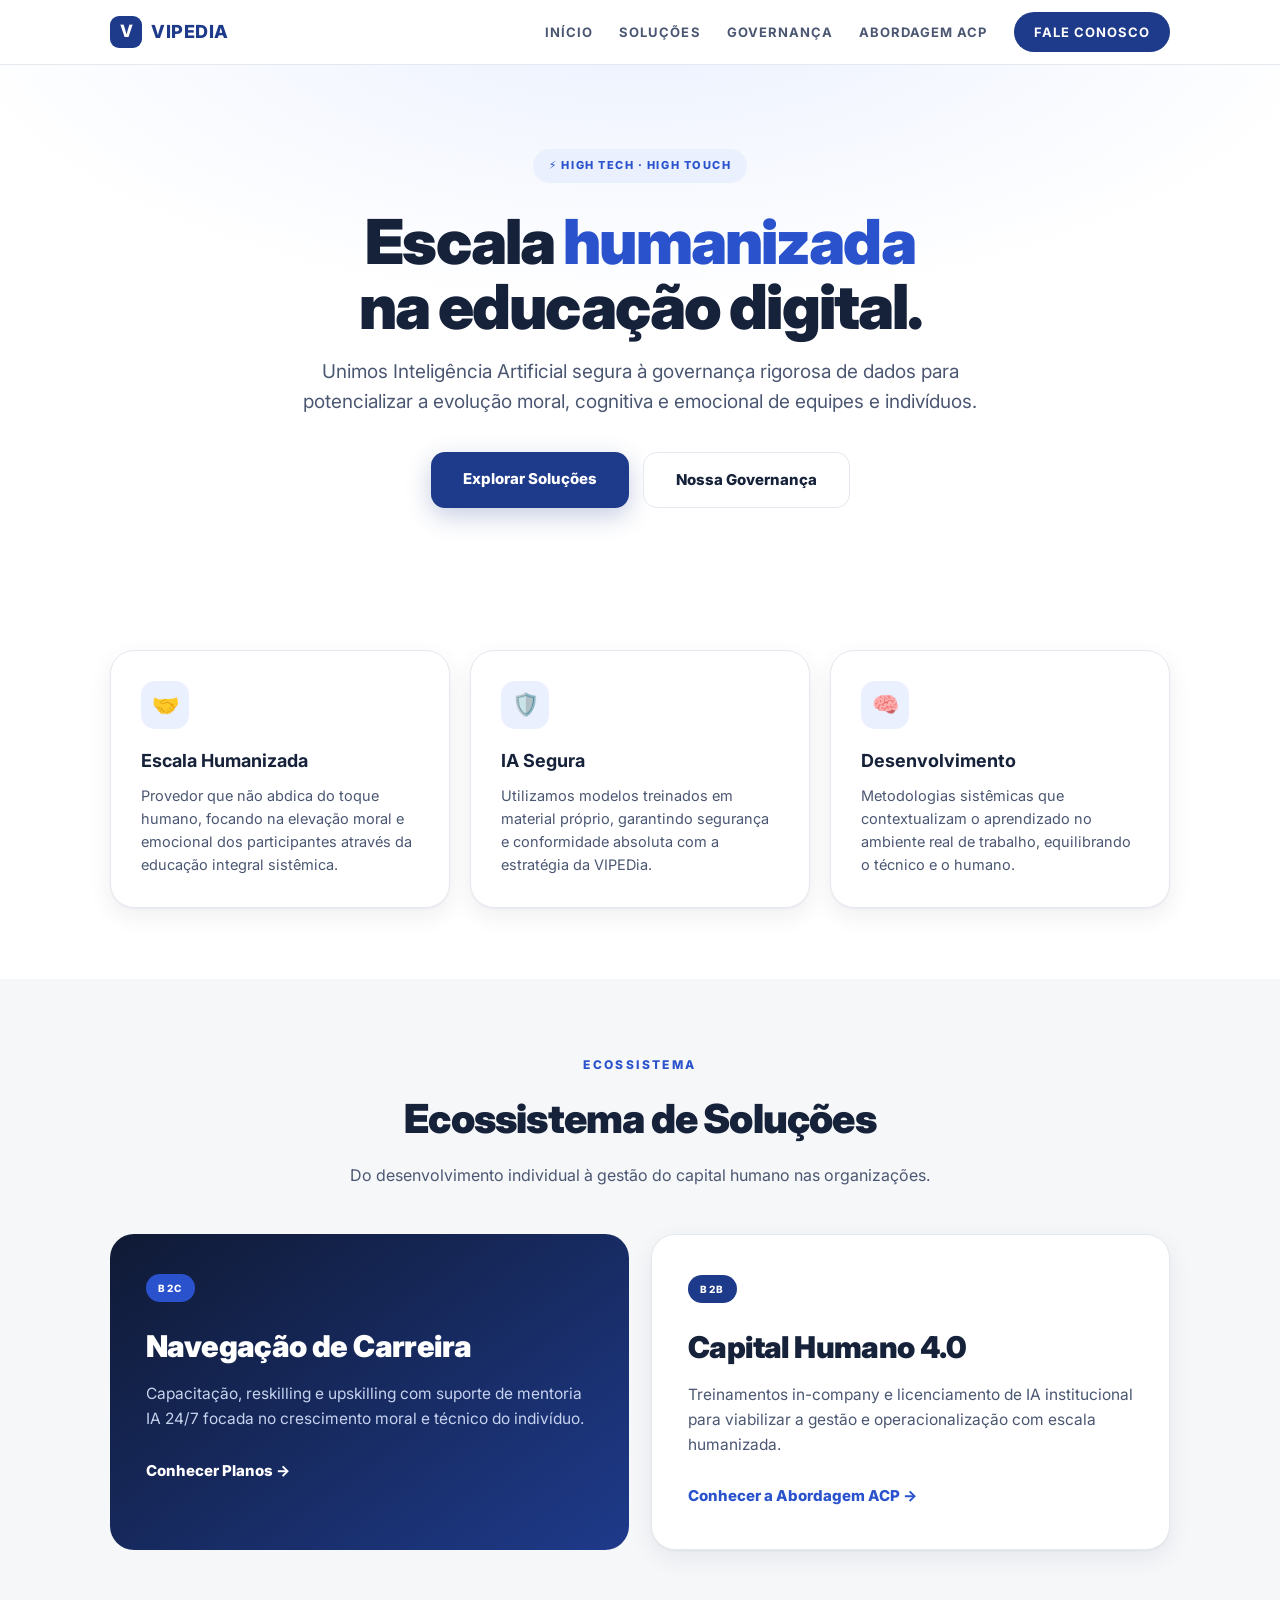
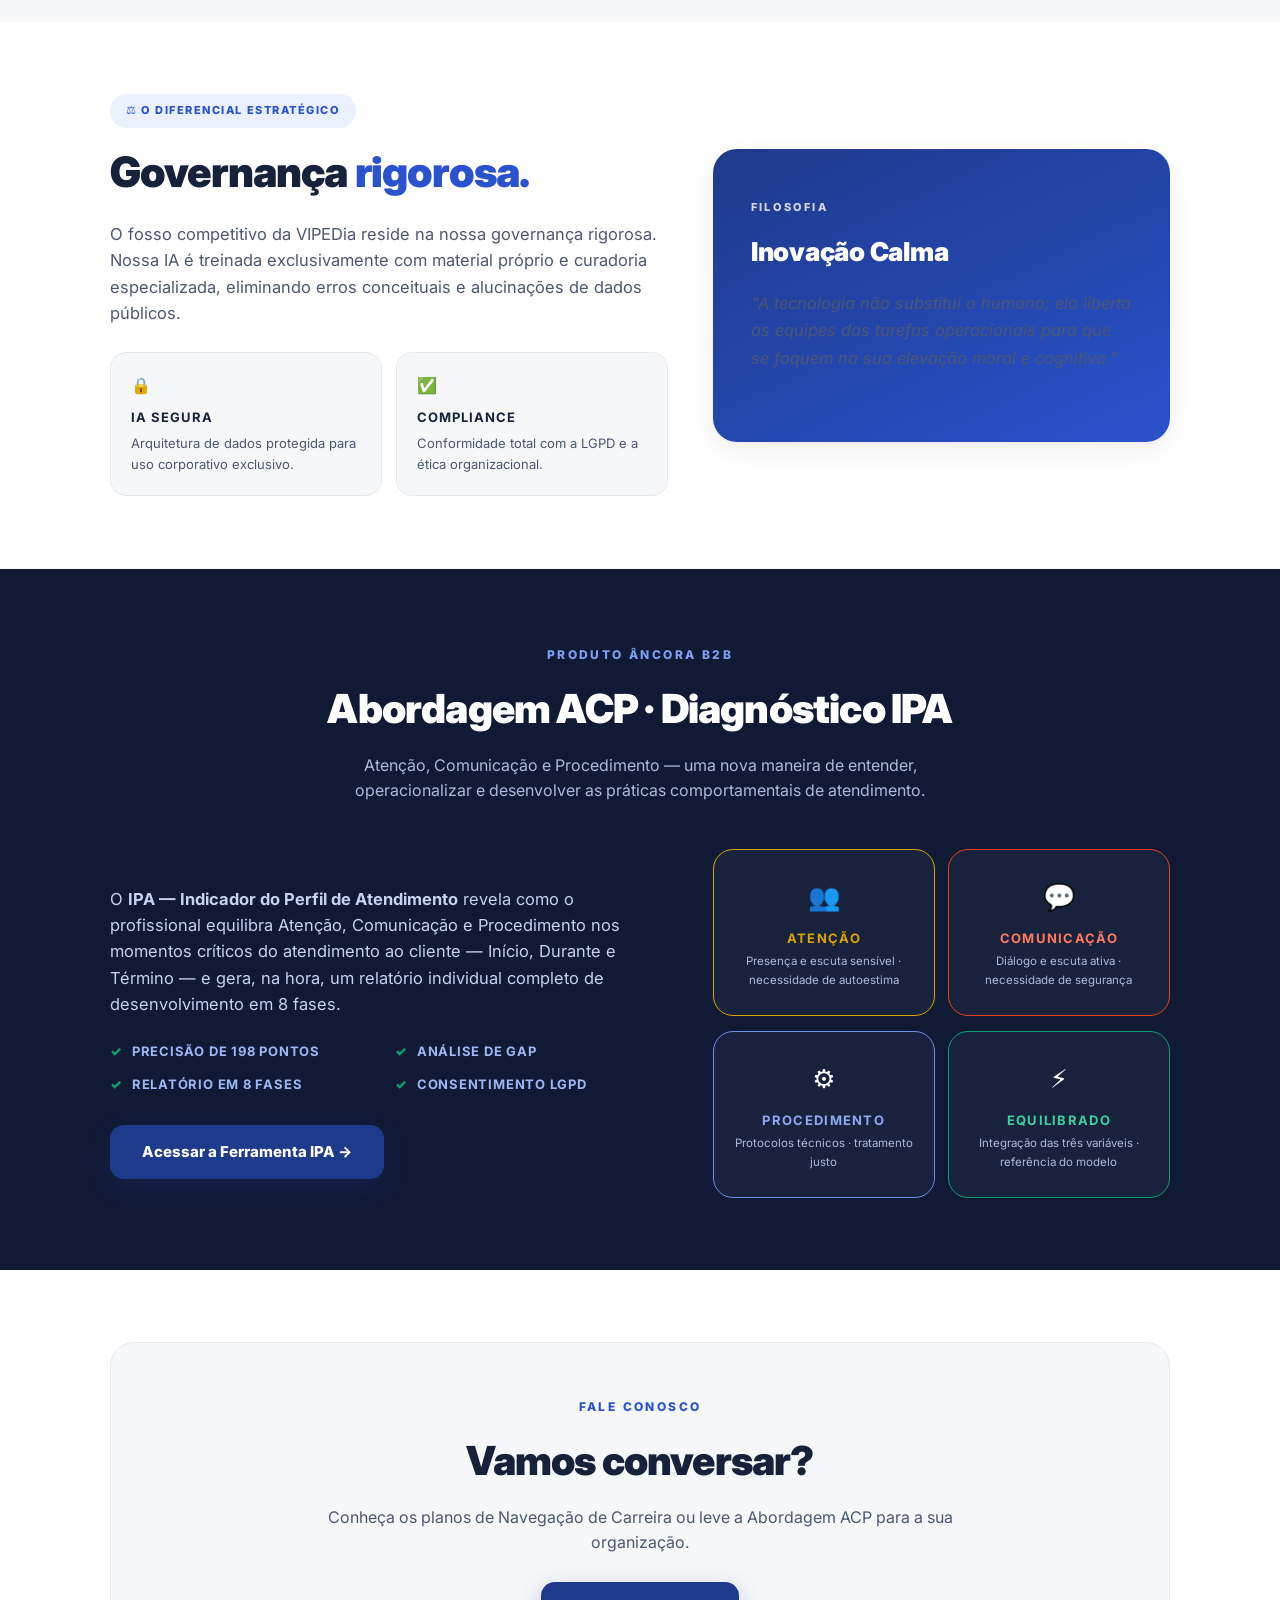
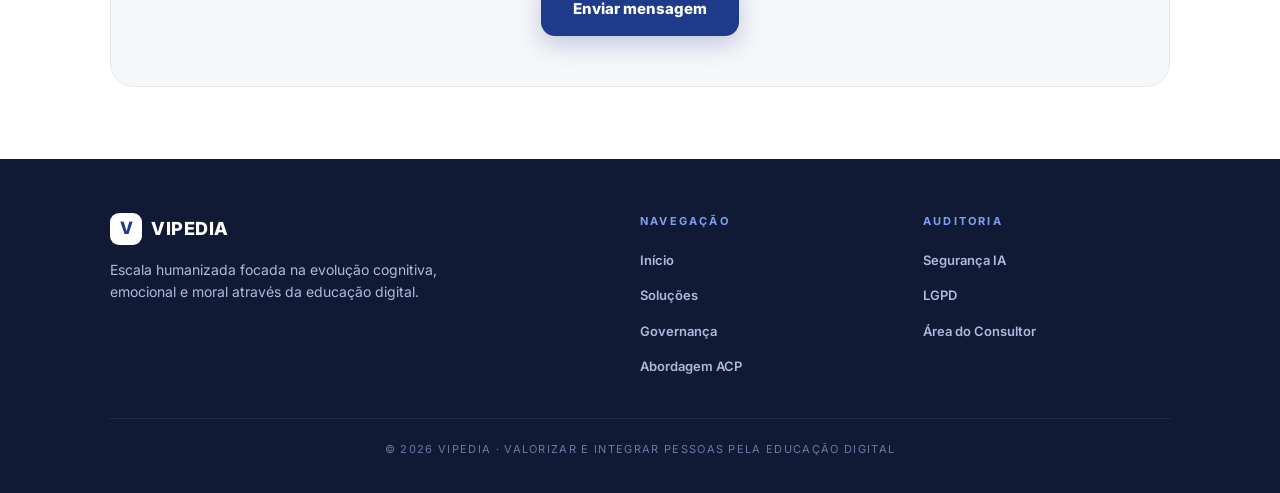
<file: home/index.html>
<!DOCTYPE html>
<html lang="pt-BR">
<head>
    <meta charset="UTF-8">
    <meta name="viewport" content="width=device-width, initial-scale=1.0">
    <meta name="description" content="VIPEDia — Escala humanizada na educação digital. IA segura, governança rigorosa de dados e a Abordagem ACP para o desenvolvimento de equipes de atendimento.">
    <title>VIPEDia — Escala Humanizada & Governança de Dados</title>

    <!-- Compartilhamento em redes sociais (WhatsApp, Telegram, LinkedIn, Facebook, X)
         Se o site estiver em outro endereço, troque a base https://itthrive.com.br/vipedia nas URLs abaixo. -->
    <meta property="og:type" content="website">
    <meta property="og:site_name" content="VIPEDia">
    <meta property="og:locale" content="pt_BR">
    <meta property="og:title" content="VIPEDia — Escala humanizada na educação digital">
    <meta property="og:description" content="IA segura e governança rigorosa de dados para potencializar a evolução cognitiva, emocional e moral de equipes e indivíduos. High Tech · High Touch.">
    <meta property="og:url" content="https://itthrive.com.br/vipedia/home/">
    <meta property="og:image" content="https://itthrive.com.br/vipedia/home/og-home.png">
    <meta property="og:image:width" content="1200">
    <meta property="og:image:height" content="630">
    <meta property="og:image:alt" content="VIPEDia — Escala humanizada na educação digital · High Tech, High Touch">
    <meta name="twitter:card" content="summary_large_image">
    <meta name="twitter:title" content="VIPEDia — Escala humanizada na educação digital">
    <meta name="twitter:description" content="IA segura e governança rigorosa de dados para o desenvolvimento de equipes e indivíduos. High Tech · High Touch.">
    <meta name="twitter:image" content="https://itthrive.com.br/vipedia/home/og-home.png">

    <link rel="icon" href="favicon.svg" type="image/svg+xml">
    <link rel="apple-touch-icon" href="apple-touch-icon.png">
    <link rel="preconnect" href="https://fonts.googleapis.com">
    <link rel="preconnect" href="https://fonts.gstatic.com" crossorigin>
    <link href="https://fonts.googleapis.com/css2?family=Inter:wght@400;500;600;700;800;900&display=swap" rel="stylesheet">
    <style>
        :root {
            --ink: #16213a; --ink-2: #4b5772; --ink-3: #8a94ab;
            --surface: #f6f7f9; --card: #ffffff; --line: #e4e8ef;
            --brand: #1e3a8a; --accent: #2952cc; --accent-soft: #eaf0fe;
            --acp-a: #d9a400; --acp-c: #e8401a; --acp-p: #2952cc; --acp-e: #0e9f6e;
            --radius: 16px; --radius-lg: 24px;
            --shadow: 0 1px 2px rgba(22,33,58,.05), 0 8px 24px rgba(22,33,58,.07);
        }
        * { box-sizing: border-box; }
        html { scroll-behavior: smooth; scroll-padding-top: 76px; }
        body { margin: 0; font-family: 'Inter', system-ui, sans-serif; color: var(--ink); background: #fff; line-height: 1.6; -webkit-font-smoothing: antialiased; }
        img { max-width: 100%; }
        .wrap { max-width: 1100px; margin: 0 auto; padding: 0 20px; }

        /* ---------- Navegação ---------- */
        nav { position: sticky; top: 0; z-index: 50; background: rgba(255,255,255,.9); backdrop-filter: blur(12px); border-bottom: 1px solid var(--line); }
        .nav-inner { display: flex; align-items: center; justify-content: space-between; height: 64px; }
        .brand { display: flex; align-items: center; gap: 9px; font-weight: 800; text-decoration: none; color: var(--brand); }
        .brand-mark { background: var(--brand); color: #fff; width: 32px; height: 32px; border-radius: 9px; display: grid; place-items: center; font-size: 17px; }
        .brand-name { text-transform: uppercase; letter-spacing: .03em; font-size: 18px; }
        .nav-links { display: flex; gap: 26px; align-items: center; }
        .nav-links a { text-decoration: none; color: var(--ink-2); font-size: 13px; font-weight: 700; text-transform: uppercase; letter-spacing: .08em; }
        .nav-links a:hover { color: var(--accent); }
        .nav-cta { background: var(--brand); color: #fff !important; padding: 10px 20px; border-radius: 999px; }
        .nav-cta:hover { background: var(--accent); }
        .nav-toggle { display: none; background: none; border: 0; cursor: pointer; padding: 8px; }
        .nav-toggle span { display: block; width: 22px; height: 2.5px; background: var(--ink); margin: 4.5px 0; border-radius: 2px; transition: .2s; }
        @media (max-width: 860px) {
            .nav-toggle { display: block; }
            .nav-links { display: none; position: absolute; top: 64px; left: 0; right: 0; background: #fff; border-bottom: 1px solid var(--line); flex-direction: column; padding: 18px 20px 22px; gap: 16px; align-items: flex-start; box-shadow: var(--shadow); }
            .nav-links.open { display: flex; }
        }

        /* ---------- Hero ---------- */
        .hero { background: radial-gradient(1100px 500px at 50% -80px, var(--accent-soft), #fff 65%); padding: 84px 0 70px; text-align: center; }
        .badge { display: inline-flex; align-items: center; gap: 8px; background: var(--accent-soft); color: var(--accent); font-size: 11px; font-weight: 800; text-transform: uppercase; letter-spacing: .14em; padding: 8px 16px; border-radius: 999px; }
        .hero h1 { font-size: clamp(36px, 6vw, 62px); line-height: 1.05; letter-spacing: -.03em; font-weight: 900; margin: 26px 0 18px; }
        .hero h1 em { font-style: normal; color: var(--accent); }
        .hero p { font-size: clamp(16px, 2.2vw, 19px); color: var(--ink-2); max-width: 680px; margin: 0 auto 34px; }
        .hero-actions { display: flex; gap: 14px; justify-content: center; flex-wrap: wrap; }
        .btn { display: inline-block; text-decoration: none; font-weight: 800; border-radius: 14px; padding: 15px 32px; font-size: 15px; transition: .18s; }
        .btn-primary { background: var(--brand); color: #fff; box-shadow: 0 8px 24px rgba(30,58,138,.25); }
        .btn-primary:hover { background: var(--accent); transform: translateY(-2px); }
        .btn-outline { border: 1.5px solid var(--line); color: var(--ink); background: #fff; }
        .btn-outline:hover { border-color: var(--accent); color: var(--accent); }

        /* ---------- Seções ---------- */
        section { padding: 72px 0; }
        .sec-head { text-align: center; max-width: 640px; margin: 0 auto 46px; }
        .sec-head .kicker { color: var(--accent); font-size: 12px; font-weight: 800; text-transform: uppercase; letter-spacing: .2em; }
        .sec-head h2 { font-size: clamp(28px, 4vw, 40px); letter-spacing: -.02em; margin: 10px 0 12px; font-weight: 900; }
        .sec-head p { color: var(--ink-2); margin: 0; }

        .grid-3 { display: grid; grid-template-columns: repeat(auto-fit, minmax(260px, 1fr)); gap: 20px; }
        .pillar { background: var(--card); border: 1px solid var(--line); border-radius: var(--radius-lg); padding: 30px; box-shadow: var(--shadow); transition: .2s; }
        .pillar:hover { transform: translateY(-4px); }
        .pillar .ico { width: 48px; height: 48px; border-radius: 14px; background: var(--accent-soft); display: grid; place-items: center; font-size: 22px; margin-bottom: 18px; }
        .pillar h3 { margin: 0 0 8px; font-size: 18px; }
        .pillar p { margin: 0; color: var(--ink-2); font-size: 14.5px; }

        /* ---------- Soluções ---------- */
        .solutions { background: var(--surface); }
        .sol-grid { display: grid; grid-template-columns: 1fr 1fr; gap: 22px; }
        @media (max-width: 860px) { .sol-grid { grid-template-columns: 1fr; } }
        .sol-card { border-radius: var(--radius-lg); padding: 40px 36px; position: relative; overflow: hidden; }
        .sol-b2c { background: linear-gradient(145deg, #101a35, #1e3a8a); color: #fff; }
        .sol-b2b { background: var(--card); border: 1px solid var(--line); box-shadow: var(--shadow); }
        .tag { display: inline-block; font-size: 10px; font-weight: 800; text-transform: uppercase; letter-spacing: .16em; padding: 6px 12px; border-radius: 999px; }
        .sol-b2c .tag { background: var(--accent); color: #fff; }
        .sol-b2b .tag { background: var(--brand); color: #fff; }
        .sol-card h3 { font-size: clamp(24px, 3vw, 30px); letter-spacing: -.02em; margin: 20px 0 12px; font-weight: 900; }
        .sol-card p { margin: 0 0 26px; font-size: 15.5px; }
        .sol-b2c p { color: #c6d2ee; }
        .sol-b2b p { color: var(--ink-2); }
        .sol-link { font-weight: 800; text-decoration: none; font-size: 15px; }
        .sol-b2c .sol-link { color: #fff; }
        .sol-b2b .sol-link { color: var(--accent); }
        .sol-link::after { content: ' →'; transition: .15s; }
        .sol-link:hover::after { padding-left: 6px; }

        /* ---------- Governança ---------- */
        .gov-grid { display: grid; grid-template-columns: 1.1fr .9fr; gap: 44px; align-items: center; }
        @media (max-width: 860px) { .gov-grid { grid-template-columns: 1fr; } }
        .gov-grid h2 { font-size: clamp(28px, 4vw, 42px); letter-spacing: -.02em; font-weight: 900; margin: 10px 0 16px; }
        .gov-grid h2 em { font-style: normal; color: var(--accent); }
        .gov-grid > div > p { color: var(--ink-2); font-size: 16.5px; margin: 0 0 26px; }
        .gov-feats { display: grid; grid-template-columns: 1fr 1fr; gap: 14px; }
        @media (max-width: 520px) { .gov-feats { grid-template-columns: 1fr; } }
        .gov-feat { background: var(--surface); border: 1px solid var(--line); border-radius: var(--radius); padding: 20px; }
        .gov-feat h4 { margin: 8px 0 6px; font-size: 13px; text-transform: uppercase; letter-spacing: .08em; }
        .gov-feat p { margin: 0; font-size: 13px; color: var(--ink-2); }
        .gov-quote { background: linear-gradient(155deg, #1e3a8a, #2952cc); color: #fff; border-radius: var(--radius-lg); padding: 44px 38px; box-shadow: var(--shadow); }
        .gov-quote .q-kicker { font-size: 11px; text-transform: uppercase; letter-spacing: .2em; font-weight: 800; opacity: .8; }
        .gov-quote h3 { font-size: 26px; margin: 12px 0 18px; font-weight: 900; letter-spacing: -.01em; }
        .gov-quote p { font-size: 17px; font-style: italic; color: #f2f5fe; margin: 0; line-height: 1.65; }

        /* ---------- ACP ---------- */
        .acp { background: #101a35; color: #fff; }
        .acp .sec-head h2, .acp .sec-head .kicker { color: #fff; }
        .acp .sec-head .kicker { color: #7fa0f2; }
        .acp .sec-head p { color: #aebadd; }
        .acp-grid { display: grid; grid-template-columns: 1.1fr .9fr; gap: 44px; align-items: center; }
        @media (max-width: 860px) { .acp-grid { grid-template-columns: 1fr; } }
        .acp-copy p { color: #c6d2ee; font-size: 16.5px; }
        .acp-checks { display: grid; grid-template-columns: 1fr 1fr; gap: 12px; margin: 24px 0 30px; }
        @media (max-width: 520px) { .acp-checks { grid-template-columns: 1fr; } }
        .acp-check { display: flex; gap: 10px; align-items: center; font-size: 13px; font-weight: 700; text-transform: uppercase; letter-spacing: .06em; color: #9db8f5; }
        .acp-check::before { content: '✓'; color: var(--acp-e); font-weight: 900; }
        .acp-tiles { display: grid; grid-template-columns: 1fr 1fr; gap: 14px; }
        .acp-tile { border-radius: 20px; padding: 26px 20px; text-align: center; border: 1.5px solid; background: rgba(255,255,255,.04); }
        .acp-tile .t-ico { font-size: 26px; }
        .acp-tile h4 { margin: 10px 0 4px; font-size: 13px; text-transform: uppercase; letter-spacing: .1em; }
        .acp-tile p { margin: 0; font-size: 11.5px; color: #aebadd; }
        .t-a { border-color: var(--acp-a); } .t-a h4 { color: var(--acp-a); }
        .t-c { border-color: var(--acp-c); } .t-c h4 { color: #ff7a5c; }
        .t-p { border-color: #6f8fea; } .t-p h4 { color: #8fa9f5; }
        .t-e { border-color: var(--acp-e); } .t-e h4 { color: #3fd0a0; }

        /* ---------- Contato / Rodapé ---------- */
        .contact { text-align: center; }
        .contact .card-cta { background: var(--surface); border: 1px solid var(--line); border-radius: var(--radius-lg); padding: 50px 30px; }
        footer { background: #101a35; color: #aebadd; padding: 54px 0 34px; }
        .foot-grid { display: grid; grid-template-columns: 2fr 1fr 1fr; gap: 36px; margin-bottom: 40px; }
        @media (max-width: 720px) { .foot-grid { grid-template-columns: 1fr; } }
        footer .brand { color: #fff; margin-bottom: 14px; }
        footer .brand-mark { background: #fff; color: var(--brand); }
        footer p { font-size: 14px; margin: 0; max-width: 340px; }
        footer h5 { color: #7fa0f2; font-size: 11px; text-transform: uppercase; letter-spacing: .2em; margin: 0 0 16px; }
        footer ul { list-style: none; margin: 0; padding: 0; display: grid; gap: 10px; }
        footer a { color: #aebadd; text-decoration: none; font-size: 13px; font-weight: 600; }
        footer a:hover { color: #fff; }
        .foot-base { border-top: 1px solid rgba(255,255,255,.08); padding-top: 22px; text-align: center; font-size: 11px; letter-spacing: .12em; text-transform: uppercase; color: #6b7aa3; }

        /* ===== Animações (apenas movimento — nenhum estilo alterado) ===== */
        @keyframes heroUp { from { opacity: 0; transform: translateY(26px); } to { opacity: 1; transform: none; } }
        .hero .badge        { animation: heroUp .7s cubic-bezier(.22,1,.36,1) backwards .05s; }
        .hero h1            { animation: heroUp .8s cubic-bezier(.22,1,.36,1) backwards .15s; }
        .hero p             { animation: heroUp .8s cubic-bezier(.22,1,.36,1) backwards .28s; }
        .hero .hero-actions { animation: heroUp .8s cubic-bezier(.22,1,.36,1) backwards .4s; }

        /* revelação ao rolar (a classe .reveal só é aplicada via JS — sem JS, tudo fica visível) */
        .reveal { opacity: 0; transform: translateY(28px); transition: opacity .7s cubic-bezier(.22,1,.36,1), transform .7s cubic-bezier(.22,1,.36,1); transition-delay: var(--d, 0ms); will-change: opacity, transform; }
        .reveal.in { opacity: 1; transform: none; }

        /* sombra do menu ao rolar */
        nav { transition: box-shadow .35s ease; }
        nav.scrolled { box-shadow: 0 6px 24px rgba(16,24,52,.1); }

        @media (prefers-reduced-motion: reduce) {
            *, *::before, *::after { animation-duration: .01ms !important; animation-delay: 0ms !important; transition-duration: .01ms !important; transition-delay: 0ms !important; }
            .reveal { opacity: 1; transform: none; }
        }
    </style>
</head>
<body>

    <nav>
        <div class="wrap nav-inner">
            <a class="brand" href="#inicio">
                <span class="brand-mark">V</span><span class="brand-name">VIPEDia</span>
            </a>
            <button class="nav-toggle" aria-label="Abrir menu" onclick="document.getElementById('nav-links').classList.toggle('open')">
                <span></span><span></span><span></span>
            </button>
            <div class="nav-links" id="nav-links">
                <a href="#inicio">Início</a>
                <a href="#solucoes">Soluções</a>
                <a href="#governanca">Governança</a>
                <a href="#acp">Abordagem ACP</a>
                <a href="#contato" class="nav-cta">Fale Conosco</a>
            </div>
        </div>
    </nav>

    <!-- INÍCIO -->
    <header class="hero" id="inicio">
        <div class="wrap">
            <span class="badge">⚡ High Tech · High Touch</span>
            <h1>Escala <em>humanizada</em><br>na educação digital.</h1>
            <p>Unimos Inteligência Artificial segura à governança rigorosa de dados para potencializar a
               evolução moral, cognitiva e emocional de equipes e indivíduos.</p>
            <div class="hero-actions">
                <a class="btn btn-primary" href="#solucoes">Explorar Soluções</a>
                <a class="btn btn-outline" href="#governanca">Nossa Governança</a>
            </div>
        </div>
    </header>

    <!-- PILARES -->
    <section>
        <div class="wrap grid-3">
            <div class="pillar">
                <div class="ico">🤝</div>
                <h3>Escala Humanizada</h3>
                <p>Provedor que não abdica do toque humano, focando na elevação moral e emocional dos
                   participantes através da educação integral sistêmica.</p>
            </div>
            <div class="pillar">
                <div class="ico">🛡️</div>
                <h3>IA Segura</h3>
                <p>Utilizamos modelos treinados em material próprio, garantindo segurança e conformidade
                   absoluta com a estratégia da VIPEDia.</p>
            </div>
            <div class="pillar">
                <div class="ico">🧠</div>
                <h3>Desenvolvimento</h3>
                <p>Metodologias sistêmicas que contextualizam o aprendizado no ambiente real de trabalho,
                   equilibrando o técnico e o humano.</p>
            </div>
        </div>
    </section>

    <!-- SOLUÇÕES -->
    <section class="solutions" id="solucoes">
        <div class="wrap">
            <div class="sec-head">
                <span class="kicker">Ecossistema</span>
                <h2>Ecossistema de Soluções</h2>
                <p>Do desenvolvimento individual à gestão do capital humano nas organizações.</p>
            </div>
            <div class="sol-grid">
                <div class="sol-card sol-b2c">
                    <span class="tag">B2C</span>
                    <h3>Navegação de Carreira</h3>
                    <p>Capacitação, reskilling e upskilling com suporte de mentoria IA 24/7 focada no
                       crescimento moral e técnico do indivíduo.</p>
                    <a class="sol-link" href="#contato">Conhecer Planos</a>
                </div>
                <div class="sol-card sol-b2b">
                    <span class="tag">B2B</span>
                    <h3>Capital Humano 4.0</h3>
                    <p>Treinamentos in-company e licenciamento de IA institucional para viabilizar a gestão
                       e operacionalização com escala humanizada.</p>
                    <a class="sol-link" href="#acp">Conhecer a Abordagem ACP</a>
                </div>
            </div>
        </div>
    </section>

    <!-- GOVERNANÇA -->
    <section id="governanca">
        <div class="wrap gov-grid">
            <div>
                <span class="badge">⚖️ O diferencial estratégico</span>
                <h2>Governança <em>rigorosa.</em></h2>
                <p>O fosso competitivo da VIPEDia reside na nossa governança rigorosa. Nossa IA é treinada
                   exclusivamente com material próprio e curadoria especializada, eliminando erros
                   conceituais e alucinações de dados públicos.</p>
                <div class="gov-feats">
                    <div class="gov-feat">🔒<h4>IA Segura</h4><p>Arquitetura de dados protegida para uso corporativo exclusivo.</p></div>
                    <div class="gov-feat">✅<h4>Compliance</h4><p>Conformidade total com a LGPD e a ética organizacional.</p></div>
                </div>
            </div>
            <div class="gov-quote">
                <span class="q-kicker">Filosofia</span>
                <h3>Inovação Calma</h3>
                <p>"A tecnologia não substitui o humano; ela liberta as equipes das tarefas operacionais
                   para que se foquem na sua elevação moral e cognitiva."</p>
            </div>
        </div>
    </section>

    <!-- ABORDAGEM ACP -->
    <section class="acp" id="acp">
        <div class="wrap">
            <div class="sec-head">
                <span class="kicker">Produto âncora B2B</span>
                <h2>Abordagem ACP · Diagnóstico IPA</h2>
                <p>Atenção, Comunicação e Procedimento — uma nova maneira de entender, operacionalizar e
                   desenvolver as práticas comportamentais de atendimento.</p>
            </div>
            <div class="acp-grid">
                <div class="acp-copy">
                    <p>O <strong>IPA — Indicador do Perfil de Atendimento</strong> revela como o profissional
                       equilibra Atenção, Comunicação e Procedimento nos momentos críticos do atendimento ao
                       cliente — Início, Durante e Término — e gera, na hora, um relatório individual completo
                       de desenvolvimento em 8 fases.</p>
                    <div class="acp-checks">
                        <span class="acp-check">Precisão de 198 pontos</span>
                        <span class="acp-check">Análise de GAP</span>
                        <span class="acp-check">Relatório em 8 fases</span>
                        <span class="acp-check">Consentimento LGPD</span>
                    </div>
                    <!-- Caminho da ferramenta: pasta webapp/ irmã desta -->
                    <a class="btn btn-primary" href="../webapp/index.html">Acessar a Ferramenta IPA →</a>
                </div>
                <div class="acp-tiles">
                    <div class="acp-tile t-a"><div class="t-ico">👥</div><h4>Atenção</h4><p>Presença e escuta sensível · necessidade de autoestima</p></div>
                    <div class="acp-tile t-c"><div class="t-ico">💬</div><h4>Comunicação</h4><p>Diálogo e escuta ativa · necessidade de segurança</p></div>
                    <div class="acp-tile t-p"><div class="t-ico">⚙️</div><h4>Procedimento</h4><p>Protocolos técnicos · tratamento justo</p></div>
                    <div class="acp-tile t-e"><div class="t-ico">⚡</div><h4>Equilibrado</h4><p>Integração das três variáveis · referência do modelo</p></div>
                </div>
            </div>
        </div>
    </section>

    <!-- CONTATO -->
    <section class="contact" id="contato">
        <div class="wrap">
            <div class="card-cta">
                <div class="sec-head" style="margin-bottom:26px">
                    <span class="kicker">Fale conosco</span>
                    <h2>Vamos conversar?</h2>
                    <p>Conheça os planos de Navegação de Carreira ou leve a Abordagem ACP para a sua organização.</p>
                </div>
                <a class="btn btn-primary" href="mailto:contato@itthrive.com.br?subject=Contato%20VIPEDia">Enviar mensagem</a>
            </div>
        </div>
    </section>

    <footer>
        <div class="wrap">
            <div class="foot-grid">
                <div>
                    <a class="brand" href="#inicio"><span class="brand-mark">V</span><span class="brand-name">VIPEDia</span></a>
                    <p>Escala humanizada focada na evolução cognitiva, emocional e moral através da educação digital.</p>
                </div>
                <div>
                    <h5>Navegação</h5>
                    <ul>
                        <li><a href="#inicio">Início</a></li>
                        <li><a href="#solucoes">Soluções</a></li>
                        <li><a href="#governanca">Governança</a></li>
                        <li><a href="#acp">Abordagem ACP</a></li>
                    </ul>
                </div>
                <div>
                    <h5>Auditoria</h5>
                    <ul>
                        <li><a href="#governanca">Segurança IA</a></li>
                        <li><a href="#governanca">LGPD</a></li>
                        <li><a href="../painel/index.html" rel="nofollow">Área do Consultor</a></li>
                    </ul>
                </div>
            </div>
            <div class="foot-base">© 2026 VIPEDia · Valorizar e Integrar Pessoas pela Educação Digital</div>
        </div>
    </footer>

    <script>
        // fecha o menu mobile ao navegar
        document.querySelectorAll('#nav-links a').forEach(a =>
            a.addEventListener('click', () => document.getElementById('nav-links').classList.remove('open')));

        /* ===== Animações de rolagem (não altera o estilo, só o movimento) ===== */
        (function () {
            const nav = document.querySelector('nav');
            const onScroll = () => nav.classList.toggle('scrolled', window.scrollY > 8);
            window.addEventListener('scroll', onScroll, { passive: true });
            onScroll();

            if (window.matchMedia('(prefers-reduced-motion: reduce)').matches) return;

            // elementos revelados ao entrar na viewport, com escalonamento por grupo;
            // varredura via rAF: funciona também em saltos de âncora e rolagem rápida
            const grupos = [
                '.grid-3 .pillar', '.sol-grid .sol-card', '.gov-grid > div',
                '.gov-feats .gov-feat', '.acp-grid .acp-copy', '.acp-tiles .acp-tile',
                '.acp-checks .acp-check', '.sec-head', '.card-cta', '.foot-grid > div'
            ];
            const pendentes = new Set();
            grupos.forEach(sel => document.querySelectorAll(sel).forEach((el, i) => {
                el.classList.add('reveal');
                el.style.setProperty('--d', Math.min(i, 5) * 90 + 'ms');
                pendentes.add(el);
            }));
            let agendado = false;
            const varrer = () => {
                agendado = false;
                const limite = window.innerHeight - 40;
                pendentes.forEach(el => {
                    const r = el.getBoundingClientRect();
                    if (r.top < limite || r.bottom < 0) { el.classList.add('in'); pendentes.delete(el); }
                });
            };
            const agendar = () => {
                if (!agendado && pendentes.size) { agendado = true; requestAnimationFrame(varrer); }
            };
            window.addEventListener('scroll', agendar, { passive: true });
            window.addEventListener('resize', agendar, { passive: true });
            varrer();
        })();
    </script>
</body>
</html>
</file>
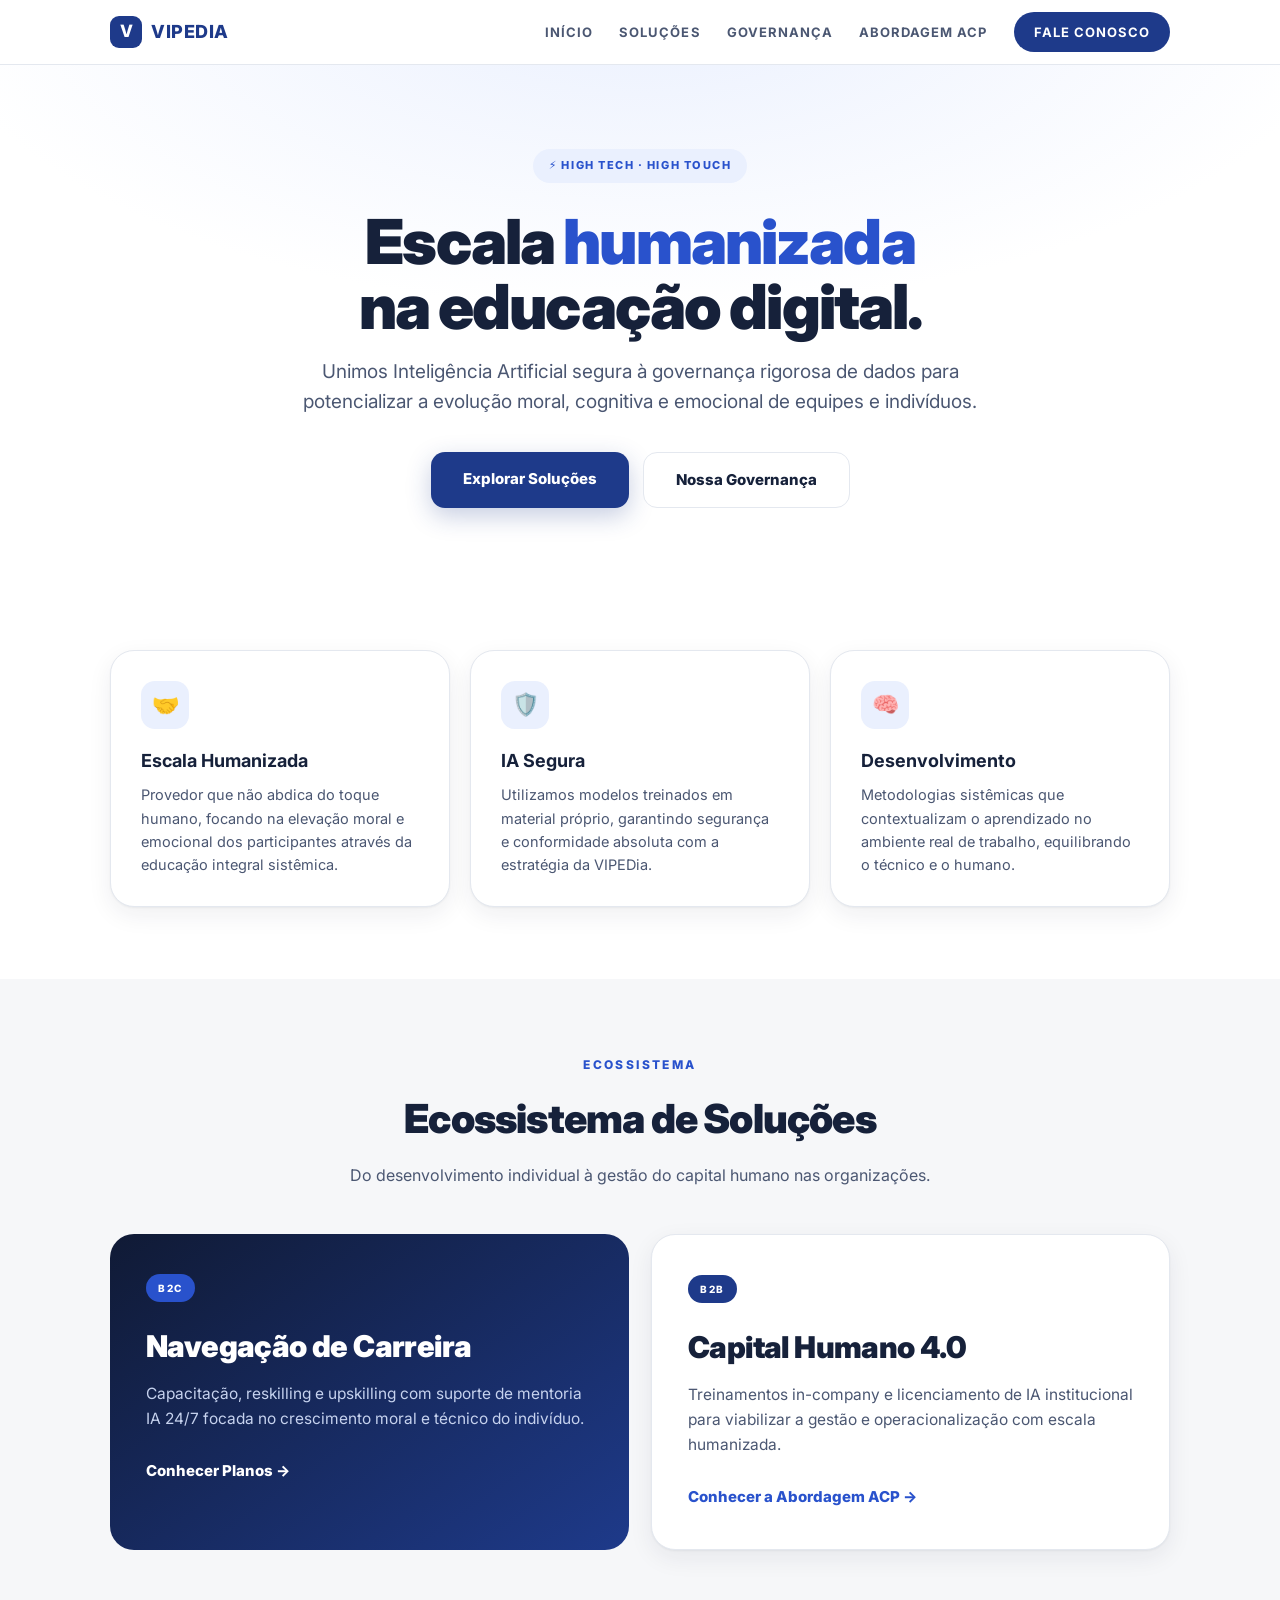
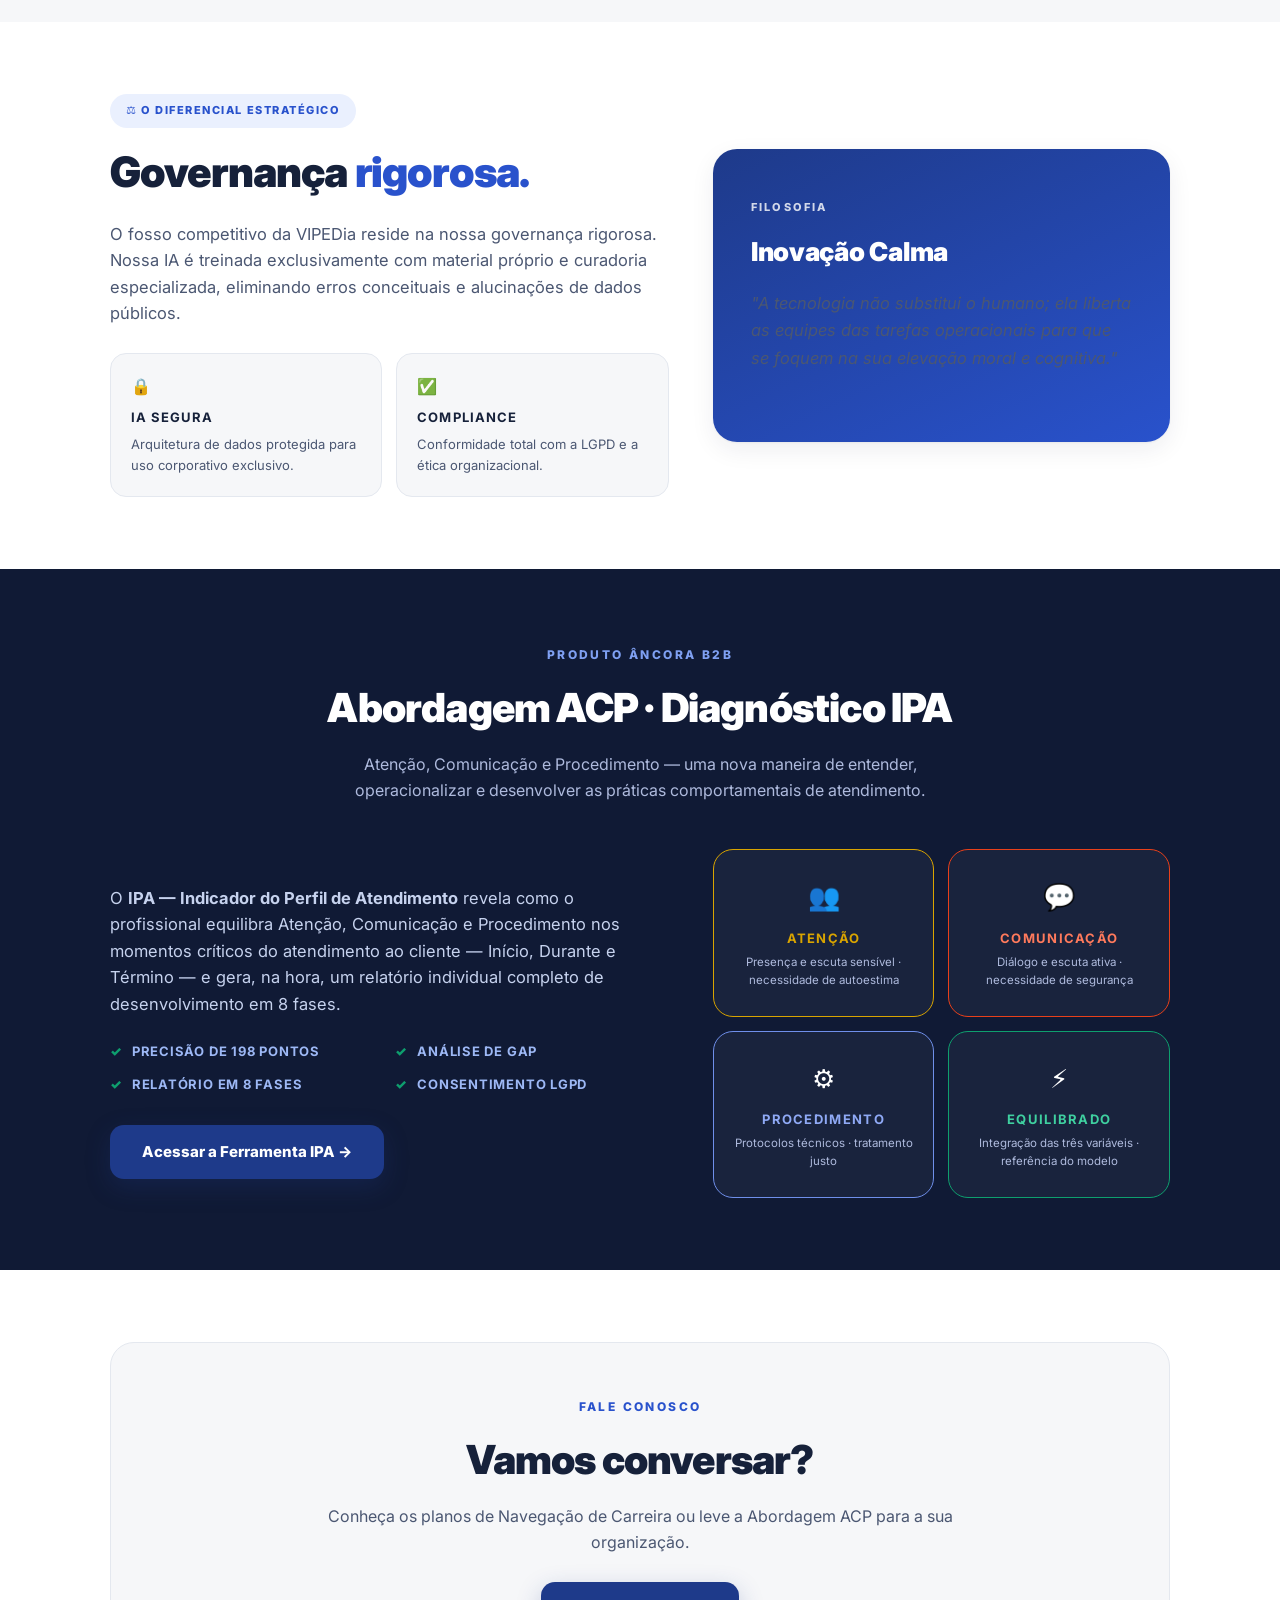
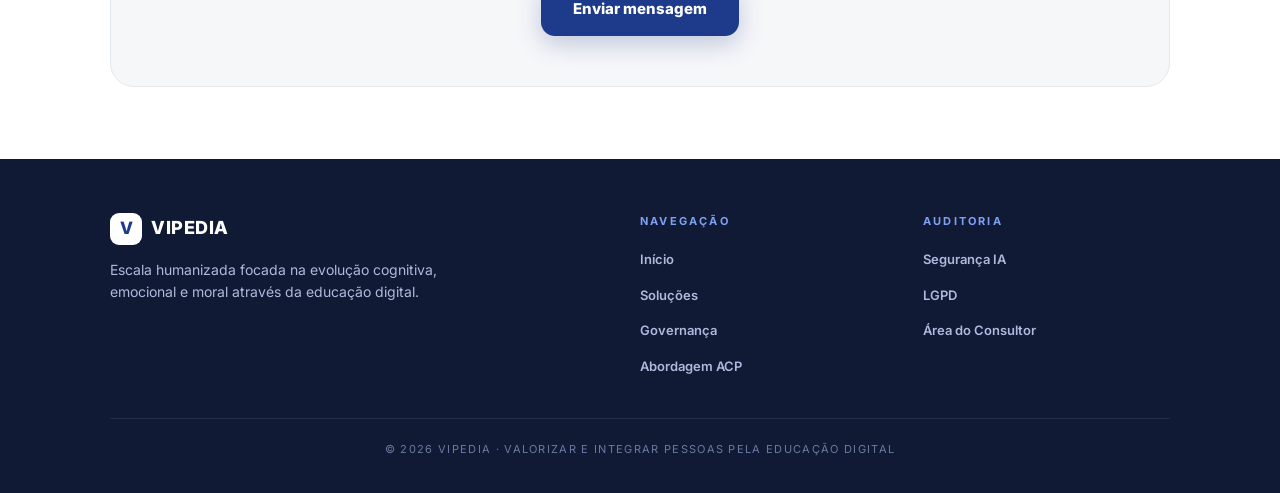
<file: sistema/home/index.html>
<!DOCTYPE html>
<html lang="pt-BR">
<head>
    <meta charset="UTF-8">
    <meta name="viewport" content="width=device-width, initial-scale=1.0">
    <meta name="description" content="VIPEDia — Escala humanizada na educação digital. IA segura, governança rigorosa de dados e a Abordagem ACP para o desenvolvimento de equipes de atendimento.">
    <title>VIPEDia — Escala Humanizada & Governança de Dados</title>
    <link rel="preconnect" href="https://fonts.googleapis.com">
    <link rel="preconnect" href="https://fonts.gstatic.com" crossorigin>
    <link href="https://fonts.googleapis.com/css2?family=Inter:wght@400;500;600;700;800;900&display=swap" rel="stylesheet">
    <style>
        :root {
            --ink: #16213a; --ink-2: #4b5772; --ink-3: #8a94ab;
            --surface: #f6f7f9; --card: #ffffff; --line: #e4e8ef;
            --brand: #1e3a8a; --accent: #2952cc; --accent-soft: #eaf0fe;
            --acp-a: #d9a400; --acp-c: #e8401a; --acp-p: #2952cc; --acp-e: #0e9f6e;
            --radius: 16px; --radius-lg: 24px;
            --shadow: 0 1px 2px rgba(22,33,58,.05), 0 8px 24px rgba(22,33,58,.07);
        }
        * { box-sizing: border-box; }
        html { scroll-behavior: smooth; scroll-padding-top: 76px; }
        body { margin: 0; font-family: 'Inter', system-ui, sans-serif; color: var(--ink); background: #fff; line-height: 1.6; -webkit-font-smoothing: antialiased; }
        img { max-width: 100%; }
        .wrap { max-width: 1100px; margin: 0 auto; padding: 0 20px; }

        /* ---------- Navegação ---------- */
        nav { position: sticky; top: 0; z-index: 50; background: rgba(255,255,255,.9); backdrop-filter: blur(12px); border-bottom: 1px solid var(--line); }
        .nav-inner { display: flex; align-items: center; justify-content: space-between; height: 64px; }
        .brand { display: flex; align-items: center; gap: 9px; font-weight: 800; text-decoration: none; color: var(--brand); }
        .brand-mark { background: var(--brand); color: #fff; width: 32px; height: 32px; border-radius: 9px; display: grid; place-items: center; font-size: 17px; }
        .brand-name { text-transform: uppercase; letter-spacing: .03em; font-size: 18px; }
        .nav-links { display: flex; gap: 26px; align-items: center; }
        .nav-links a { text-decoration: none; color: var(--ink-2); font-size: 13px; font-weight: 700; text-transform: uppercase; letter-spacing: .08em; }
        .nav-links a:hover { color: var(--accent); }
        .nav-cta { background: var(--brand); color: #fff !important; padding: 10px 20px; border-radius: 999px; }
        .nav-cta:hover { background: var(--accent); }
        .nav-toggle { display: none; background: none; border: 0; cursor: pointer; padding: 8px; }
        .nav-toggle span { display: block; width: 22px; height: 2.5px; background: var(--ink); margin: 4.5px 0; border-radius: 2px; transition: .2s; }
        @media (max-width: 860px) {
            .nav-toggle { display: block; }
            .nav-links { display: none; position: absolute; top: 64px; left: 0; right: 0; background: #fff; border-bottom: 1px solid var(--line); flex-direction: column; padding: 18px 20px 22px; gap: 16px; align-items: flex-start; box-shadow: var(--shadow); }
            .nav-links.open { display: flex; }
        }

        /* ---------- Hero ---------- */
        .hero { background: radial-gradient(1100px 500px at 50% -80px, var(--accent-soft), #fff 65%); padding: 84px 0 70px; text-align: center; }
        .badge { display: inline-flex; align-items: center; gap: 8px; background: var(--accent-soft); color: var(--accent); font-size: 11px; font-weight: 800; text-transform: uppercase; letter-spacing: .14em; padding: 8px 16px; border-radius: 999px; }
        .hero h1 { font-size: clamp(36px, 6vw, 62px); line-height: 1.05; letter-spacing: -.03em; font-weight: 900; margin: 26px 0 18px; }
        .hero h1 em { font-style: normal; color: var(--accent); }
        .hero p { font-size: clamp(16px, 2.2vw, 19px); color: var(--ink-2); max-width: 680px; margin: 0 auto 34px; }
        .hero-actions { display: flex; gap: 14px; justify-content: center; flex-wrap: wrap; }
        .btn { display: inline-block; text-decoration: none; font-weight: 800; border-radius: 14px; padding: 15px 32px; font-size: 15px; transition: .18s; }
        .btn-primary { background: var(--brand); color: #fff; box-shadow: 0 8px 24px rgba(30,58,138,.25); }
        .btn-primary:hover { background: var(--accent); transform: translateY(-2px); }
        .btn-outline { border: 1.5px solid var(--line); color: var(--ink); background: #fff; }
        .btn-outline:hover { border-color: var(--accent); color: var(--accent); }

        /* ---------- Seções ---------- */
        section { padding: 72px 0; }
        .sec-head { text-align: center; max-width: 640px; margin: 0 auto 46px; }
        .sec-head .kicker { color: var(--accent); font-size: 12px; font-weight: 800; text-transform: uppercase; letter-spacing: .2em; }
        .sec-head h2 { font-size: clamp(28px, 4vw, 40px); letter-spacing: -.02em; margin: 10px 0 12px; font-weight: 900; }
        .sec-head p { color: var(--ink-2); margin: 0; }

        .grid-3 { display: grid; grid-template-columns: repeat(auto-fit, minmax(260px, 1fr)); gap: 20px; }
        .pillar { background: var(--card); border: 1px solid var(--line); border-radius: var(--radius-lg); padding: 30px; box-shadow: var(--shadow); transition: .2s; }
        .pillar:hover { transform: translateY(-4px); }
        .pillar .ico { width: 48px; height: 48px; border-radius: 14px; background: var(--accent-soft); display: grid; place-items: center; font-size: 22px; margin-bottom: 18px; }
        .pillar h3 { margin: 0 0 8px; font-size: 18px; }
        .pillar p { margin: 0; color: var(--ink-2); font-size: 14.5px; }

        /* ---------- Soluções ---------- */
        .solutions { background: var(--surface); }
        .sol-grid { display: grid; grid-template-columns: 1fr 1fr; gap: 22px; }
        @media (max-width: 860px) { .sol-grid { grid-template-columns: 1fr; } }
        .sol-card { border-radius: var(--radius-lg); padding: 40px 36px; position: relative; overflow: hidden; }
        .sol-b2c { background: linear-gradient(145deg, #101a35, #1e3a8a); color: #fff; }
        .sol-b2b { background: var(--card); border: 1px solid var(--line); box-shadow: var(--shadow); }
        .tag { display: inline-block; font-size: 10px; font-weight: 800; text-transform: uppercase; letter-spacing: .16em; padding: 6px 12px; border-radius: 999px; }
        .sol-b2c .tag { background: var(--accent); color: #fff; }
        .sol-b2b .tag { background: var(--brand); color: #fff; }
        .sol-card h3 { font-size: clamp(24px, 3vw, 30px); letter-spacing: -.02em; margin: 20px 0 12px; font-weight: 900; }
        .sol-card p { margin: 0 0 26px; font-size: 15.5px; }
        .sol-b2c p { color: #c6d2ee; }
        .sol-b2b p { color: var(--ink-2); }
        .sol-link { font-weight: 800; text-decoration: none; font-size: 15px; }
        .sol-b2c .sol-link { color: #fff; }
        .sol-b2b .sol-link { color: var(--accent); }
        .sol-link::after { content: ' →'; transition: .15s; }
        .sol-link:hover::after { padding-left: 6px; }

        /* ---------- Governança ---------- */
        .gov-grid { display: grid; grid-template-columns: 1.1fr .9fr; gap: 44px; align-items: center; }
        @media (max-width: 860px) { .gov-grid { grid-template-columns: 1fr; } }
        .gov-grid h2 { font-size: clamp(28px, 4vw, 42px); letter-spacing: -.02em; font-weight: 900; margin: 10px 0 16px; }
        .gov-grid h2 em { font-style: normal; color: var(--accent); }
        .gov-grid > div > p { color: var(--ink-2); font-size: 16.5px; margin: 0 0 26px; }
        .gov-feats { display: grid; grid-template-columns: 1fr 1fr; gap: 14px; }
        @media (max-width: 520px) { .gov-feats { grid-template-columns: 1fr; } }
        .gov-feat { background: var(--surface); border: 1px solid var(--line); border-radius: var(--radius); padding: 20px; }
        .gov-feat h4 { margin: 8px 0 6px; font-size: 13px; text-transform: uppercase; letter-spacing: .08em; }
        .gov-feat p { margin: 0; font-size: 13px; color: var(--ink-2); }
        .gov-quote { background: linear-gradient(155deg, #1e3a8a, #2952cc); color: #fff; border-radius: var(--radius-lg); padding: 44px 38px; box-shadow: var(--shadow); }
        .gov-quote .q-kicker { font-size: 11px; text-transform: uppercase; letter-spacing: .2em; font-weight: 800; opacity: .8; }
        .gov-quote h3 { font-size: 26px; margin: 12px 0 18px; font-weight: 900; letter-spacing: -.01em; }
        .gov-quote p { font-size: 17px; font-style: italic; color: #f2f5fe; margin: 0; line-height: 1.65; }

        /* ---------- ACP ---------- */
        .acp { background: #101a35; color: #fff; }
        .acp .sec-head h2, .acp .sec-head .kicker { color: #fff; }
        .acp .sec-head .kicker { color: #7fa0f2; }
        .acp .sec-head p { color: #aebadd; }
        .acp-grid { display: grid; grid-template-columns: 1.1fr .9fr; gap: 44px; align-items: center; }
        @media (max-width: 860px) { .acp-grid { grid-template-columns: 1fr; } }
        .acp-copy p { color: #c6d2ee; font-size: 16.5px; }
        .acp-checks { display: grid; grid-template-columns: 1fr 1fr; gap: 12px; margin: 24px 0 30px; }
        @media (max-width: 520px) { .acp-checks { grid-template-columns: 1fr; } }
        .acp-check { display: flex; gap: 10px; align-items: center; font-size: 13px; font-weight: 700; text-transform: uppercase; letter-spacing: .06em; color: #9db8f5; }
        .acp-check::before { content: '✓'; color: var(--acp-e); font-weight: 900; }
        .acp-tiles { display: grid; grid-template-columns: 1fr 1fr; gap: 14px; }
        .acp-tile { border-radius: 20px; padding: 26px 20px; text-align: center; border: 1.5px solid; background: rgba(255,255,255,.04); }
        .acp-tile .t-ico { font-size: 26px; }
        .acp-tile h4 { margin: 10px 0 4px; font-size: 13px; text-transform: uppercase; letter-spacing: .1em; }
        .acp-tile p { margin: 0; font-size: 11.5px; color: #aebadd; }
        .t-a { border-color: var(--acp-a); } .t-a h4 { color: var(--acp-a); }
        .t-c { border-color: var(--acp-c); } .t-c h4 { color: #ff7a5c; }
        .t-p { border-color: #6f8fea; } .t-p h4 { color: #8fa9f5; }
        .t-e { border-color: var(--acp-e); } .t-e h4 { color: #3fd0a0; }

        /* ---------- Contato / Rodapé ---------- */
        .contact { text-align: center; }
        .contact .card-cta { background: var(--surface); border: 1px solid var(--line); border-radius: var(--radius-lg); padding: 50px 30px; }
        footer { background: #101a35; color: #aebadd; padding: 54px 0 34px; }
        .foot-grid { display: grid; grid-template-columns: 2fr 1fr 1fr; gap: 36px; margin-bottom: 40px; }
        @media (max-width: 720px) { .foot-grid { grid-template-columns: 1fr; } }
        footer .brand { color: #fff; margin-bottom: 14px; }
        footer .brand-mark { background: #fff; color: var(--brand); }
        footer p { font-size: 14px; margin: 0; max-width: 340px; }
        footer h5 { color: #7fa0f2; font-size: 11px; text-transform: uppercase; letter-spacing: .2em; margin: 0 0 16px; }
        footer ul { list-style: none; margin: 0; padding: 0; display: grid; gap: 10px; }
        footer a { color: #aebadd; text-decoration: none; font-size: 13px; font-weight: 600; }
        footer a:hover { color: #fff; }
        .foot-base { border-top: 1px solid rgba(255,255,255,.08); padding-top: 22px; text-align: center; font-size: 11px; letter-spacing: .12em; text-transform: uppercase; color: #6b7aa3; }
    </style>
</head>
<body>

    <nav>
        <div class="wrap nav-inner">
            <a class="brand" href="#inicio">
                <span class="brand-mark">V</span><span class="brand-name">VIPEDia</span>
            </a>
            <button class="nav-toggle" aria-label="Abrir menu" onclick="document.getElementById('nav-links').classList.toggle('open')">
                <span></span><span></span><span></span>
            </button>
            <div class="nav-links" id="nav-links">
                <a href="#inicio">Início</a>
                <a href="#solucoes">Soluções</a>
                <a href="#governanca">Governança</a>
                <a href="#acp">Abordagem ACP</a>
                <a href="#contato" class="nav-cta">Fale Conosco</a>
            </div>
        </div>
    </nav>

    <!-- INÍCIO -->
    <header class="hero" id="inicio">
        <div class="wrap">
            <span class="badge">⚡ High Tech · High Touch</span>
            <h1>Escala <em>humanizada</em><br>na educação digital.</h1>
            <p>Unimos Inteligência Artificial segura à governança rigorosa de dados para potencializar a
               evolução moral, cognitiva e emocional de equipes e indivíduos.</p>
            <div class="hero-actions">
                <a class="btn btn-primary" href="#solucoes">Explorar Soluções</a>
                <a class="btn btn-outline" href="#governanca">Nossa Governança</a>
            </div>
        </div>
    </header>

    <!-- PILARES -->
    <section>
        <div class="wrap grid-3">
            <div class="pillar">
                <div class="ico">🤝</div>
                <h3>Escala Humanizada</h3>
                <p>Provedor que não abdica do toque humano, focando na elevação moral e emocional dos
                   participantes através da educação integral sistêmica.</p>
            </div>
            <div class="pillar">
                <div class="ico">🛡️</div>
                <h3>IA Segura</h3>
                <p>Utilizamos modelos treinados em material próprio, garantindo segurança e conformidade
                   absoluta com a estratégia da VIPEDia.</p>
            </div>
            <div class="pillar">
                <div class="ico">🧠</div>
                <h3>Desenvolvimento</h3>
                <p>Metodologias sistêmicas que contextualizam o aprendizado no ambiente real de trabalho,
                   equilibrando o técnico e o humano.</p>
            </div>
        </div>
    </section>

    <!-- SOLUÇÕES -->
    <section class="solutions" id="solucoes">
        <div class="wrap">
            <div class="sec-head">
                <span class="kicker">Ecossistema</span>
                <h2>Ecossistema de Soluções</h2>
                <p>Do desenvolvimento individual à gestão do capital humano nas organizações.</p>
            </div>
            <div class="sol-grid">
                <div class="sol-card sol-b2c">
                    <span class="tag">B2C</span>
                    <h3>Navegação de Carreira</h3>
                    <p>Capacitação, reskilling e upskilling com suporte de mentoria IA 24/7 focada no
                       crescimento moral e técnico do indivíduo.</p>
                    <a class="sol-link" href="#contato">Conhecer Planos</a>
                </div>
                <div class="sol-card sol-b2b">
                    <span class="tag">B2B</span>
                    <h3>Capital Humano 4.0</h3>
                    <p>Treinamentos in-company e licenciamento de IA institucional para viabilizar a gestão
                       e operacionalização com escala humanizada.</p>
                    <a class="sol-link" href="#acp">Conhecer a Abordagem ACP</a>
                </div>
            </div>
        </div>
    </section>

    <!-- GOVERNANÇA -->
    <section id="governanca">
        <div class="wrap gov-grid">
            <div>
                <span class="badge">⚖️ O diferencial estratégico</span>
                <h2>Governança <em>rigorosa.</em></h2>
                <p>O fosso competitivo da VIPEDia reside na nossa governança rigorosa. Nossa IA é treinada
                   exclusivamente com material próprio e curadoria especializada, eliminando erros
                   conceituais e alucinações de dados públicos.</p>
                <div class="gov-feats">
                    <div class="gov-feat">🔒<h4>IA Segura</h4><p>Arquitetura de dados protegida para uso corporativo exclusivo.</p></div>
                    <div class="gov-feat">✅<h4>Compliance</h4><p>Conformidade total com a LGPD e a ética organizacional.</p></div>
                </div>
            </div>
            <div class="gov-quote">
                <span class="q-kicker">Filosofia</span>
                <h3>Inovação Calma</h3>
                <p>"A tecnologia não substitui o humano; ela liberta as equipes das tarefas operacionais
                   para que se foquem na sua elevação moral e cognitiva."</p>
            </div>
        </div>
    </section>

    <!-- ABORDAGEM ACP -->
    <section class="acp" id="acp">
        <div class="wrap">
            <div class="sec-head">
                <span class="kicker">Produto âncora B2B</span>
                <h2>Abordagem ACP · Diagnóstico IPA</h2>
                <p>Atenção, Comunicação e Procedimento — uma nova maneira de entender, operacionalizar e
                   desenvolver as práticas comportamentais de atendimento.</p>
            </div>
            <div class="acp-grid">
                <div class="acp-copy">
                    <p>O <strong>IPA — Indicador do Perfil de Atendimento</strong> revela como o profissional
                       equilibra Atenção, Comunicação e Procedimento nos momentos críticos do atendimento ao
                       cliente — Início, Durante e Término — e gera, na hora, um relatório individual completo
                       de desenvolvimento em 8 fases.</p>
                    <div class="acp-checks">
                        <span class="acp-check">Precisão de 198 pontos</span>
                        <span class="acp-check">Análise de GAP</span>
                        <span class="acp-check">Relatório em 8 fases</span>
                        <span class="acp-check">Consentimento LGPD</span>
                    </div>
                    <!-- O questionário é publicado na pasta webapp/ (mesmo nível desta home/).
                         Dica: para vincular as respostas a uma empresa cadastrada, distribua o
                         link com o identificador dela: ../webapp/?empresa=SLUG (ver painel > Empresas). -->
                    <a class="btn btn-primary" href="../webapp/index.html">Acessar a Ferramenta IPA →</a>
                </div>
                <div class="acp-tiles">
                    <div class="acp-tile t-a"><div class="t-ico">👥</div><h4>Atenção</h4><p>Presença e escuta sensível · necessidade de autoestima</p></div>
                    <div class="acp-tile t-c"><div class="t-ico">💬</div><h4>Comunicação</h4><p>Diálogo e escuta ativa · necessidade de segurança</p></div>
                    <div class="acp-tile t-p"><div class="t-ico">⚙️</div><h4>Procedimento</h4><p>Protocolos técnicos · tratamento justo</p></div>
                    <div class="acp-tile t-e"><div class="t-ico">⚡</div><h4>Equilibrado</h4><p>Integração das três variáveis · referência do modelo</p></div>
                </div>
            </div>
        </div>
    </section>

    <!-- CONTATO -->
    <section class="contact" id="contato">
        <div class="wrap">
            <div class="card-cta">
                <div class="sec-head" style="margin-bottom:26px">
                    <span class="kicker">Fale conosco</span>
                    <h2>Vamos conversar?</h2>
                    <p>Conheça os planos de Navegação de Carreira ou leve a Abordagem ACP para a sua organização.</p>
                </div>
                <a class="btn btn-primary" href="mailto:contato@itthrive.com.br?subject=Contato%20VIPEDia">Enviar mensagem</a>
            </div>
        </div>
    </section>

    <footer>
        <div class="wrap">
            <div class="foot-grid">
                <div>
                    <a class="brand" href="#inicio"><span class="brand-mark">V</span><span class="brand-name">VIPEDia</span></a>
                    <p>Escala humanizada focada na evolução cognitiva, emocional e moral através da educação digital.</p>
                </div>
                <div>
                    <h5>Navegação</h5>
                    <ul>
                        <li><a href="#inicio">Início</a></li>
                        <li><a href="#solucoes">Soluções</a></li>
                        <li><a href="#governanca">Governança</a></li>
                        <li><a href="#acp">Abordagem ACP</a></li>
                    </ul>
                </div>
                <div>
                    <h5>Auditoria</h5>
                    <ul>
                        <li><a href="#governanca">Segurança IA</a></li>
                        <li><a href="#governanca">LGPD</a></li>
                        <li><a href="../admin/login.php" rel="nofollow">Área do Consultor</a></li>
                    </ul>
                </div>
            </div>
            <div class="foot-base">© 2026 VIPEDia · Valorizar e Integrar Pessoas pela Educação Digital</div>
        </div>
    </footer>

    <script>
        // fecha o menu mobile ao navegar
        document.querySelectorAll('#nav-links a').forEach(a =>
            a.addEventListener('click', () => document.getElementById('nav-links').classList.remove('open')));
    </script>
</body>
</html>
</file>
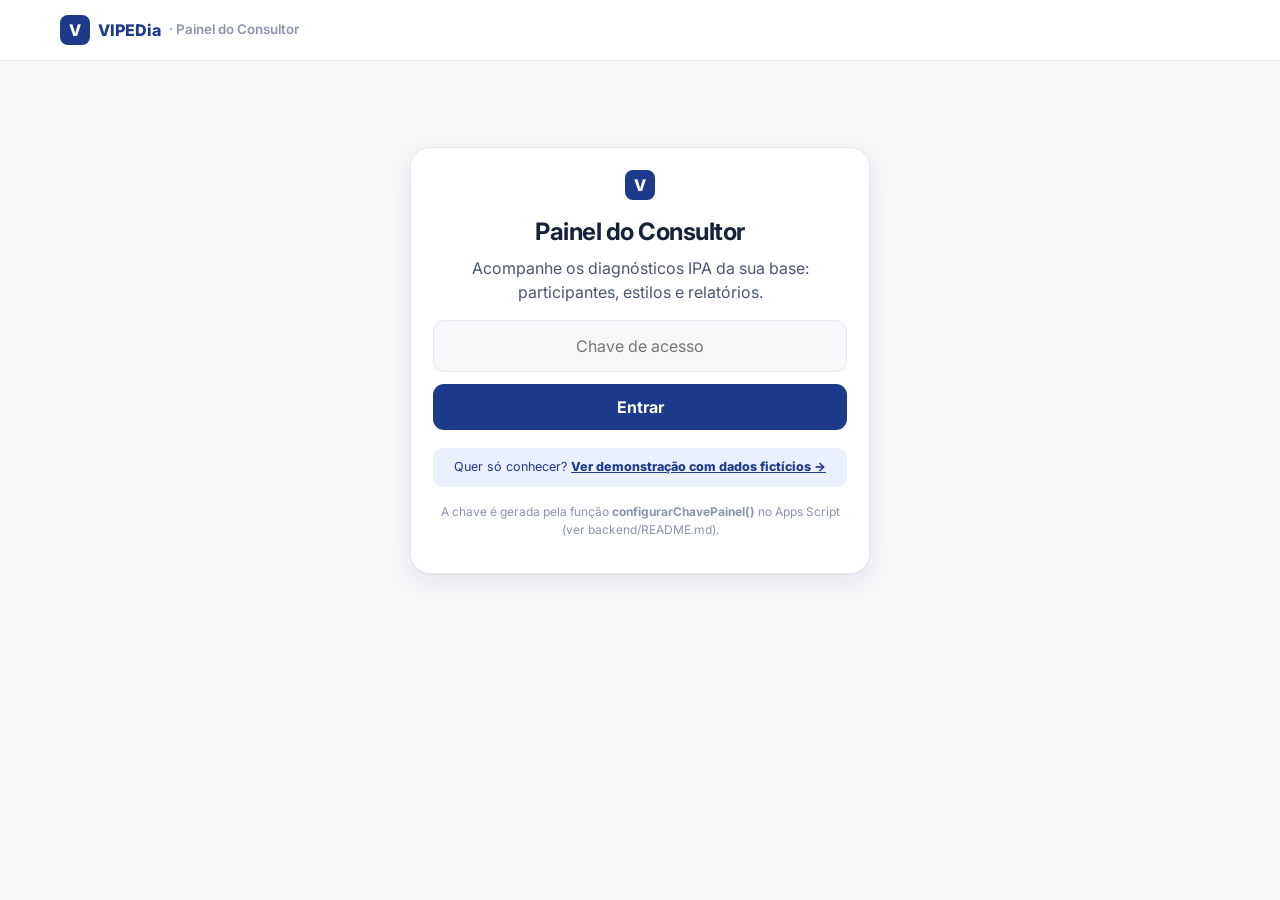
<file: sistema/painel/index.html>
<!DOCTYPE html>
<html lang="pt-BR">
<head>
    <meta charset="UTF-8">
    <meta name="viewport" content="width=device-width, initial-scale=1.0">
    <meta name="robots" content="noindex, nofollow">
    <title>Painel do Consultor — IPA · VIPEDia</title>
    <link rel="preconnect" href="https://fonts.googleapis.com">
    <link rel="preconnect" href="https://fonts.gstatic.com" crossorigin>
    <link href="https://fonts.googleapis.com/css2?family=Inter:wght@400;500;600;700;800;900&display=swap" rel="stylesheet">
    <style>
        :root {
            --ink:#16213a; --ink-2:#4b5772; --ink-3:#8a94ab;
            --surface:#f6f7f9; --card:#fff; --line:#e4e8ef;
            --brand:#1e3a8a; --accent:#2952cc; --accent-soft:#eaf0fe;
            --acp-a:#d9a400; --acp-c:#e8401a; --acp-p:#2952cc; --acp-e:#0e9f6e;
            --warn:#b45309; --radius:14px; --radius-lg:20px;
            --shadow:0 1px 2px rgba(22,33,58,.05),0 8px 24px rgba(22,33,58,.07);
        }
        * { box-sizing:border-box; }
        body { margin:0; font-family:'Inter',system-ui,sans-serif; background:var(--surface); color:var(--ink); line-height:1.5; -webkit-font-smoothing:antialiased; }
        .topbar { position:sticky; top:0; z-index:40; background:rgba(255,255,255,.92); backdrop-filter:blur(10px); border-bottom:1px solid var(--line); }
        .topbar-in { max-width:1200px; margin:0 auto; padding:0 20px; height:60px; display:flex; align-items:center; justify-content:space-between; gap:12px; }
        .brand { display:flex; align-items:center; gap:8px; font-weight:800; color:var(--brand); }
        .brand-mark { background:var(--brand); color:#fff; width:30px; height:30px; border-radius:8px; display:grid; place-items:center; }
        .brand small { color:var(--ink-3); font-weight:600; }
        main { max-width:1200px; margin:0 auto; padding:26px 20px 70px; }
        .btn { font:inherit; font-weight:700; border:0; cursor:pointer; border-radius:11px; padding:11px 20px; transition:.16s; text-decoration:none; display:inline-block; }
        .btn-primary { background:var(--brand); color:#fff; } .btn-primary:hover { background:var(--accent); }
        .btn-ghost { background:#fff; color:var(--ink-2); border:1px solid var(--line); } .btn-ghost:hover { color:var(--ink); }
        .btn-sm { padding:8px 14px; font-size:13px; border-radius:9px; }
        .card { background:var(--card); border:1px solid var(--line); border-radius:var(--radius-lg); box-shadow:var(--shadow); padding:22px; }
        .muted { color:var(--ink-2); } .muted-sm { color:var(--ink-3); font-size:12px; }
        .hidden { display:none !important; }

        /* ---------- login ---------- */
        .login { max-width:460px; margin:60px auto; text-align:center; }
        .login h1 { font-size:24px; letter-spacing:-.02em; margin:14px 0 6px; }
        .login input { width:100%; font:inherit; padding:13px 16px; border:1.5px solid var(--line); border-radius:11px; background:var(--surface); outline:none; margin:16px 0 12px; text-align:center; }
        .login input:focus { border-color:var(--accent); background:#fff; }
        .demo-note { background:var(--accent-soft); color:var(--brand); border-radius:10px; font-size:12.5px; padding:10px 14px; margin-top:18px; }

        /* ---------- dashboard ---------- */
        .dash-head { display:flex; justify-content:space-between; align-items:center; gap:14px; flex-wrap:wrap; margin-bottom:18px; }
        .dash-head h1 { font-size:22px; letter-spacing:-.02em; margin:0; }
        .demo-badge { background:#fef3c7; color:#92400e; font-size:11px; font-weight:800; text-transform:uppercase; letter-spacing:.08em; padding:5px 12px; border-radius:999px; }

        .kpis { display:grid; grid-template-columns:repeat(auto-fit,minmax(210px,1fr)); gap:14px; margin-bottom:18px; }
        .kpi { background:var(--card); border:1px solid var(--line); border-radius:var(--radius-lg); padding:18px 20px; box-shadow:var(--shadow); }
        .kpi .k-label { font-size:11px; font-weight:800; text-transform:uppercase; letter-spacing:.1em; color:var(--ink-3); }
        .kpi .k-value { font-size:30px; font-weight:900; letter-spacing:-.02em; margin-top:4px; display:flex; align-items:baseline; gap:8px; }
        .kpi .k-sub { font-size:12px; color:var(--ink-2); font-weight:600; }

        .row-2 { display:grid; grid-template-columns:1fr 1.4fr; gap:14px; margin-bottom:18px; }
        @media (max-width:900px){ .row-2 { grid-template-columns:1fr; } }
        .card h3 { margin:0 0 14px; font-size:14px; text-transform:uppercase; letter-spacing:.08em; color:var(--ink-2); }

        .pie-wrap { display:flex; align-items:center; gap:22px; flex-wrap:wrap; justify-content:center; }
        .pie-legend { display:grid; gap:9px; }
        .leg-row { display:flex; align-items:center; gap:8px; font-size:13px; }
        .swatch { width:11px; height:11px; border-radius:3px; flex:0 0 11px; }
        .leg-name { font-weight:700; min-width:110px; }
        .leg-val { color:var(--ink-2); font-variant-numeric:tabular-nums; }

        .chart-row { display:grid; grid-template-columns:110px 1fr 84px; align-items:center; gap:10px; margin-bottom:9px; }
        .chart-label { font-size:12px; font-weight:700; display:flex; align-items:center; gap:7px; }
        .chart-track { height:14px; background:var(--surface); border-radius:0 4px 4px 0; }
        .chart-bar { height:100%; border-radius:0 4px 4px 0; min-width:2px; }
        .chart-value { font-size:12px; color:var(--ink-2); font-variant-numeric:tabular-nums; }

        .orgs { display:grid; grid-template-columns:repeat(auto-fit,minmax(250px,1fr)); gap:14px; }
        .org-card { border:1px solid var(--line); border-radius:var(--radius); padding:16px; }
        .org-card h4 { margin:0 0 3px; font-size:14px; }
        .org-card .muted-sm { margin-bottom:12px; display:block; }
        .org-card .chart-row { grid-template-columns:26px 1fr 34px; margin-bottom:7px; }
        .org-card .chart-track { height:11px; }

        /* ---------- tabela ---------- */
        .table-tools { display:flex; gap:10px; flex-wrap:wrap; align-items:center; margin-bottom:14px; }
        .table-tools input, .table-tools select { font:inherit; font-size:13.5px; padding:9px 13px; border:1.5px solid var(--line); border-radius:10px; background:#fff; outline:none; }
        .table-tools input:focus, .table-tools select:focus { border-color:var(--accent); }
        .table-tools input { flex:1; min-width:170px; }
        .tbl-wrap { overflow-x:auto; }
        table { width:100%; border-collapse:collapse; font-size:13px; min-width:820px; }
        th { text-align:left; font-size:10.5px; text-transform:uppercase; letter-spacing:.08em; color:var(--ink-3); border-bottom:2px solid var(--line); padding:9px 10px; white-space:nowrap; }
        td { border-bottom:1px solid var(--line); padding:10px; vertical-align:middle; }
        td.num, th.num { text-align:right; font-variant-numeric:tabular-nums; }
        .chip { display:inline-flex; align-items:center; gap:6px; font-weight:700; font-size:12px; }
        .chip .swatch { width:9px; height:9px; }
        .flex-badge { font-size:10.5px; font-weight:800; text-transform:uppercase; letter-spacing:.05em; padding:4px 9px; border-radius:999px; white-space:nowrap; }
        .b-apego { background:#fde8e4; color:#9a2c14; }
        .b-flex { background:#e7f6ef; color:#0b6b4c; }
        .b-adapt { background:#eaf0fe; color:#1e3a8a; }
        .b-mod { background:#f4ecd7; color:#7a5c00; }
        .link-rel { color:var(--accent); font-weight:700; text-decoration:none; }
        .empty-state { text-align:center; color:var(--ink-3); padding:40px 0; }

        /* ---------- abas ---------- */
        .tabs { display:flex; gap:8px; }
        .tab-btn { font:inherit; font-weight:700; font-size:13px; border:1px solid var(--line); background:#fff; color:var(--ink-2); padding:9px 18px; border-radius:999px; cursor:pointer; transition:.15s; }
        .tab-btn.active { background:var(--brand); border-color:var(--brand); color:#fff; }

        /* ---------- 360 ---------- */
        .sel-360 { font:inherit; font-size:14px; padding:10px 14px; border:1.5px solid var(--line); border-radius:10px; background:#fff; outline:none; min-width:240px; }
        .pair-legend { display:flex; gap:18px; margin:4px 0 14px; font-size:12px; font-weight:700; color:var(--ink-2); }
        .pair-legend span { display:flex; align-items:center; gap:6px; }
        .pair-group { margin-bottom:16px; }
        .pair-group .g-title { font-size:12.5px; font-weight:800; display:flex; align-items:center; gap:7px; margin-bottom:5px; }
        .pair-row { display:grid; grid-template-columns:88px 1fr 46px; align-items:center; gap:10px; margin-bottom:4px; }
        .pair-row .p-src { font-size:11px; font-weight:700; color:var(--ink-3); text-transform:uppercase; letter-spacing:.05em; }
        .gap-note { border-radius:12px; padding:14px 18px; font-size:13.5px; margin-top:14px; background:var(--accent-soft); color:var(--brand); }
        .gap-note strong { font-weight:800; }
        .rel-chips { display:flex; gap:8px; flex-wrap:wrap; margin-top:10px; }
        .rel-chip { background:var(--surface); border:1px solid var(--line); border-radius:999px; padding:5px 13px; font-size:12px; font-weight:700; color:var(--ink-2); }
        .linkbox { display:flex; gap:8px; flex-wrap:wrap; margin-top:12px; }
        .linkbox input { flex:1; min-width:200px; font:inherit; font-size:12.5px; padding:10px 13px; border:1.5px solid var(--line); border-radius:10px; background:var(--surface); color:var(--ink-2); }
    </style>
</head>
<body>
    <header class="topbar">
        <div class="topbar-in">
            <div class="brand"><span class="brand-mark">V</span> VIPEDia <small>· Painel do Consultor</small></div>
            <div>
                <button id="btn-refresh" class="btn btn-ghost btn-sm hidden" onclick="Painel.carregar()">Atualizar</button>
                <button id="btn-sair" class="btn btn-ghost btn-sm hidden" onclick="Painel.sair()">Sair</button>
            </div>
        </div>
    </header>

    <main>
        <!-- ACESSO -->
        <section id="tela-login" class="login card">
            <div class="brand" style="justify-content:center"><span class="brand-mark">V</span></div>
            <h1>Painel do Consultor</h1>
            <p class="muted" style="margin:0">Acompanhe os diagnósticos IPA da sua base: participantes, estilos e relatórios.</p>
            <input type="password" id="in-key" placeholder="Chave de acesso" autocomplete="off">
            <button class="btn btn-primary" style="width:100%" onclick="Painel.entrar()">Entrar</button>
            <p id="login-erro" class="muted-sm hidden" style="color:#c22b1a; margin-top:10px">Chave inválida ou sem conexão com a planilha.</p>
            <div class="demo-note">Quer só conhecer? <a href="#" onclick="Painel.demo(); return false;" style="font-weight:800; color:var(--brand)">Ver demonstração com dados fictícios →</a></div>
            <p class="muted-sm" style="margin-top:16px">A chave é gerada pela função <strong>configurarChavePainel()</strong> no Apps Script (ver backend/README.md).</p>
        </section>

        <!-- DASHBOARD -->
        <section id="tela-dash" class="hidden">
            <div class="dash-head">
                <div style="display:flex; align-items:center; gap:16px; flex-wrap:wrap">
                    <h1 id="dash-title">Visão geral</h1>
                    <div class="tabs">
                        <button class="tab-btn active" id="tab-geral" onclick="Painel.aba('geral')">Visão geral</button>
                        <button class="tab-btn" id="tab-360" onclick="Painel.aba('360')">IPA 360°</button>
                    </div>
                </div>
                <span id="demo-badge" class="demo-badge hidden">Demonstração · dados fictícios</span>
            </div>

            <div id="view-geral">

            <div class="kpis" id="kpis"></div>

            <div class="row-2">
                <div class="card">
                    <h3>Estilo predominante — distribuição</h3>
                    <div class="pie-wrap" id="pie"></div>
                </div>
                <div class="card">
                    <h3>Média de pontos por estilo (todos os participantes)</h3>
                    <div id="medias"></div>
                    <p class="muted-sm" style="margin-top:10px">Máximo teórico por estilo: 99 pontos (de 198 totais).</p>
                </div>
            </div>

            <div class="card" style="margin-bottom:18px">
                <h3>Estilos por organização</h3>
                <div class="orgs" id="orgs"></div>
            </div>

            <div class="card">
                <h3>Participantes</h3>
                <div class="table-tools">
                    <input type="search" id="f-busca" placeholder="Buscar por nome ou função…" oninput="Painel.renderTabela()">
                    <select id="f-org" onchange="Painel.renderTabela()"><option value="">Todas as organizações</option></select>
                    <select id="f-estilo" onchange="Painel.renderTabela()">
                        <option value="">Todos os estilos</option>
                        <option value="A">Atenção</option><option value="C">Comunicação</option>
                        <option value="P">Procedimento</option><option value="E">Equilibrado</option>
                    </select>
                    <button class="btn btn-ghost btn-sm" onclick="Painel.exportCsv()">Exportar CSV</button>
                </div>
                <div class="tbl-wrap">
                    <table>
                        <thead><tr>
                            <th>Nome</th><th>Organização</th><th>Função</th><th>Data</th>
                            <th class="num">A</th><th class="num">C</th><th class="num">P</th><th class="num">E</th>
                            <th>Predominante</th><th>Flexibilidade</th><th>Relatório</th>
                        </tr></thead>
                        <tbody id="tbody"></tbody>
                    </table>
                </div>
                <p id="tbl-vazio" class="empty-state hidden">Nenhum participante encontrado com os filtros atuais.</p>
            </div>
            </div><!-- /view-geral -->

            <!-- ===== ABA IPA 360° ===== -->
            <div id="view-360" class="hidden">
                <div class="card" style="margin-bottom:14px">
                    <h3>Profissional avaliado</h3>
                    <div style="display:flex; gap:12px; flex-wrap:wrap; align-items:center">
                        <select class="sel-360" id="sel-360-org" onchange="Painel.popular360()" title="Organização"></select>
                        <select class="sel-360" id="sel-360" onchange="Painel.render360()" title="Profissional"></select>
                        <span class="muted-sm" id="c-360-resumo"></span>
                    </div>
                </div>

                <div class="row-2">
                    <div class="card">
                        <h3>Quem avaliou</h3>
                        <div id="c-360-avaliadores"></div>
                    </div>
                    <div class="card">
                        <h3>Autoavaliação × percepção externa (média)</h3>
                        <div class="pair-legend">
                            <span><span class="swatch" style="background:var(--brand)"></span> Autoavaliação (IPA)</span>
                            <span><span class="swatch" style="background:#b9c3d8"></span> Percepção externa (360°)</span>
                        </div>
                        <div id="c-360-pares"></div>
                        <div id="c-360-gap"></div>
                    </div>
                </div>

                <div class="card">
                    <h3>Convidar avaliadores</h3>
                    <p class="muted" style="font-size:13.5px; margin:0">Envie este link para gestor, colegas e clientes do profissional selecionado.
                       A avaliação é anônima (registra apenas a relação profissional).</p>
                    <div class="linkbox">
                        <input type="text" id="link-360" readonly>
                        <button class="btn btn-primary btn-sm" onclick="Painel.copiarLink()">Copiar link</button>
                    </div>
                    <p class="muted-sm" id="link-copiado" style="visibility:hidden; margin-top:6px">✓ Link copiado!</p>
                </div>
            </div><!-- /view-360 -->
        </section>
    </main>

    <script>
        const ENDPOINT = 'https://script.google.com/macros/s/AKfycbylZsc3U-fpSzHO9dYbtFB1dNKAsAhQCwXJ1R1IpiRJNr_074-47pmcjFRp7fvEq9W0HA/exec';
        // Caminho da página IPA 360° relativo a este painel (ajuste se publicar em outra pasta)
        const FERRAMENTA_360 = '../ipa/360.html';
        const ESTILOS = {
            A: { nome:'Atenção',      cor:'#d9a400' },
            C: { nome:'Comunicação',  cor:'#e8401a' },
            P: { nome:'Procedimento', cor:'#2952cc' },
            E: { nome:'Equilibrado',  cor:'#0e9f6e' }
        };

        /* Dados fictícios para demonstração (somam 198 cada) */
        const DEMO = [
            ['Ana Souza','Clínica Vida','Recepcionista','2026-06-02',68,50,42,38],
            ['Bruno Lima','Clínica Vida','Enfermeiro','2026-06-02',52,47,61,38],
            ['Carla Nogueira','Clínica Vida','Fisioterapeuta','2026-06-03',60,54,40,44],
            ['Diego Ramos','Clínica Vida','Técnico de Raio-X','2026-06-03',38,44,72,44],
            ['Elisa Martins','Clínica Vida','Atendente','2026-06-04',49,52,46,51],
            ['Fábio Cardoso','Clínica Vida','Biomédico','2026-06-05',41,45,67,45],
            ['Gabriela Pinto','TechStore','Vendedora','2026-06-09',47,66,41,44],
            ['Henrique Alves','TechStore','Vendedor','2026-06-09',44,58,48,48],
            ['Isabela Freitas','TechStore','Caixa','2026-06-10',42,44,63,49],
            ['João Pedro Reis','TechStore','Suporte Técnico','2026-06-10',36,49,70,43],
            ['Karina Duarte','TechStore','Gerente de Loja','2026-06-11',50,53,44,51],
            ['Lucas Teixeira','TechStore','Vendedor','2026-06-12',59,62,37,40],
            ['Marina Costa','Banco Azul','Gerente de Contas','2026-06-16',48,64,45,41],
            ['Nelson Prado','Banco Azul','Caixa','2026-06-16',39,42,68,49],
            ['Olívia Santana','Banco Azul','Atendente','2026-06-17',55,49,43,51],
            ['Paulo Vieira','Banco Azul','Assessor','2026-06-18',46,51,49,52],
            ['Renata Borges','Banco Azul','Recepcionista','2026-06-18',66,48,40,44],
            ['Sérgio Tavares','Banco Azul','Suporte','2026-06-19',43,46,58,51]
        ].map(r => ({ nome:r[0], org:r[1], funcao:r[2], data:r[3], A:r[4], C:r[5], P:r[6], E:r[7], link:'' }));

        /* Avaliações 360 fictícias para demonstração (cada linha soma 198) */
        const DEMO360 = [
            ['Ana Souza','Clínica Vida','Gestor(a)',54,52,50,42],
            ['Ana Souza','Clínica Vida','Colega de equipe',58,48,48,44],
            ['Ana Souza','Clínica Vida','Cliente',62,46,44,46],
            ['Ana Souza','Clínica Vida','Cliente',50,54,48,46],
            ['Gabriela Pinto','TechStore','Gestor(a)',44,58,52,44],
            ['Gabriela Pinto','TechStore','Colega de equipe',46,60,44,48],
            ['Gabriela Pinto','TechStore','Cliente',50,52,46,50],
            ['Nelson Prado','Banco Azul','Gestor(a)',40,44,66,48],
            ['Nelson Prado','Banco Azul','Cliente',46,40,60,52]
        ].map(r => ({ avaliado:r[0], org:r[1], relacao:r[2], A:r[3], C:r[4], P:r[5], E:r[6] }));

        const Painel = {
            rows: [], rows360: [], demoMode: false,

            /* ---------- classificação ---------- */
            analise(r) {
                const ord = ['A','C','P','E'].map(k => ({ k, v:r[k] })).sort((a,b) => b.v-a.v);
                const difs = [ord[0].v-ord[1].v, ord[1].v-ord[2].v, ord[2].v-ord[3].v];
                let regra, badge;
                if (ord[0].k === 'E') { regra = 'Equilibrado (modelo)'; badge = 'b-mod'; }
                else if (difs.every(d => d < 15)) { regra = 'Adaptativo'; badge = 'b-adapt'; }
                else if (difs[0] >= 15) { regra = 'Forte apego'; badge = 'b-apego'; }
                else { regra = 'Flexível'; badge = 'b-flex'; }
                return { pred: ord[0].k, difs, regra, badge };
            },

            /* ---------- acesso ---------- */
            async entrar() {
                const key = document.getElementById('in-key').value.trim();
                if (!key) return;
                document.getElementById('login-erro').classList.add('hidden');
                try {
                    const res = await fetch(`${ENDPOINT}?action=list&key=${encodeURIComponent(key)}`);
                    const out = await res.json();
                    if (!out.ok) throw new Error('unauthorized');
                    sessionStorage.setItem('ipa_panel_key', key);
                    this.demoMode = false;
                    this.rows360 = await this.fetch360(key);
                    this.setRows(out.rows);
                } catch (e) {
                    document.getElementById('login-erro').classList.remove('hidden');
                }
            },

            async carregar() {
                if (this.demoMode) return;
                const key = sessionStorage.getItem('ipa_panel_key');
                if (!key) return;
                const res = await fetch(`${ENDPOINT}?action=list&key=${encodeURIComponent(key)}`);
                const out = await res.json();
                this.rows360 = await this.fetch360(key);
                if (out.ok) this.setRows(out.rows);
            },

            async fetch360(key) {
                try {
                    const res = await fetch(`${ENDPOINT}?action=list360&key=${encodeURIComponent(key)}`);
                    const out = await res.json();
                    return out.ok ? out.rows : [];
                } catch (e) { return []; }
            },

            demo() {
                this.demoMode = true;
                document.getElementById('demo-badge').classList.remove('hidden');
                this.rows360 = DEMO360;
                this.setRows(DEMO);
            },

            /* ---------- abas ---------- */
            aba(qual) {
                document.getElementById('tab-geral').classList.toggle('active', qual === 'geral');
                document.getElementById('tab-360').classList.toggle('active', qual === '360');
                document.getElementById('view-geral').classList.toggle('hidden', qual !== 'geral');
                document.getElementById('view-360').classList.toggle('hidden', qual !== '360');
                document.getElementById('dash-title').textContent = qual === '360' ? 'IPA 360°' : 'Visão geral';
                if (qual === '360') this.init360();
            },

            /* ---------- IPA 360° ---------- */
            init360() {
                const orgs = [...new Set([
                    ...this.rows.map(r => r.org),
                    ...this.rows360.map(r => r.org)
                ])].filter(Boolean).sort();
                const selOrg = document.getElementById('sel-360-org');
                const atual = selOrg.value;
                selOrg.innerHTML = orgs.map(o => `<option${o === atual ? ' selected' : ''}>${o}</option>`).join('');
                this.popular360();
            },

            popular360() {
                const org = document.getElementById('sel-360-org').value;
                const nomes = [...new Set([
                    ...this.rows.filter(r => r.org === org).map(r => r.nome),
                    ...this.rows360.filter(r => r.org === org).map(r => r.avaliado)
                ])].filter(Boolean).sort();
                const sel = document.getElementById('sel-360');
                const atual = sel.value;
                sel.innerHTML = nomes.map(n => `<option${n === atual ? ' selected' : ''}>${n}</option>`).join('');
                this.render360();
            },

            render360() {
                const nome = document.getElementById('sel-360').value;
                const orgSel = document.getElementById('sel-360-org').value;
                const self = this.rows.filter(r => r.nome === nome && r.org === orgSel).slice(-1)[0]
                    || this.rows.filter(r => r.nome === nome).slice(-1)[0] || null;
                const avals = this.rows360.filter(r => r.avaliado === nome && r.org === orgSel);
                const resumo = document.getElementById('c-360-resumo');
                resumo.textContent = `${avals.length} avaliação(ões) externa(s)` + (self ? ' · autoavaliação disponível' : ' · sem autoavaliação registrada');

                // quem avaliou
                const porRel = {};
                avals.forEach(a => porRel[a.relacao] = (porRel[a.relacao] || 0) + 1);
                document.getElementById('c-360-avaliadores').innerHTML = avals.length
                    ? `<div style="font-size:34px; font-weight:900">${avals.length}</div>
                       <div class="muted-sm">avaliadores anônimos</div>
                       <div class="rel-chips">${Object.entries(porRel).map(([r,n]) => `<span class="rel-chip">${r} · ${n}</span>`).join('')}</div>`
                    : '<p class="empty-state" style="padding:16px 0">Nenhuma avaliação externa recebida ainda. Use o link abaixo para convidar avaliadores.</p>';

                // pares auto x 360
                const alvo = document.getElementById('c-360-pares');
                const gapEl = document.getElementById('c-360-gap');
                if (!avals.length || !self) {
                    alvo.innerHTML = '<p class="empty-state" style="padding:16px 0">O comparativo aparece quando houver autoavaliação e ao menos uma avaliação externa.</p>';
                    gapEl.innerHTML = '';
                } else {
                    const media = k => avals.reduce((a, r) => a + r[k], 0) / avals.length;
                    const ordem = ['A','C','P','E'].map(k => ({ k, self: self[k], ext: media(k) }))
                        .sort((a, b) => b.self - a.self);
                    alvo.innerHTML = ordem.map(d => `
                        <div class="pair-group">
                            <div class="g-title"><span class="swatch" style="background:${ESTILOS[d.k].cor}"></span>${ESTILOS[d.k].nome}</div>
                            <div class="pair-row"><span class="p-src">Auto</span>
                                <div class="chart-track"><div class="chart-bar" style="width:${(d.self/99*100).toFixed(1)}%;background:var(--brand)"></div></div>
                                <span class="chart-value">${d.self}</span></div>
                            <div class="pair-row"><span class="p-src">360°</span>
                                <div class="chart-track"><div class="chart-bar" style="width:${(d.ext/99*100).toFixed(1)}%;background:#b9c3d8"></div></div>
                                <span class="chart-value">${d.ext.toFixed(1)}</span></div>
                        </div>`).join('');

                    const gaps = ordem.map(d => ({ ...d, gap: d.self - d.ext }))
                        .sort((a, b) => Math.abs(b.gap) - Math.abs(a.gap));
                    const g = gaps[0];
                    const direcao = g.gap > 0
                        ? `os avaliadores percebem <strong>menos ${ESTILOS[g.k].nome}</strong> do que a autoavaliação indica (${g.self} × ${g.ext.toFixed(1)}). Este é o principal ponto cego a trabalhar.`
                        : `os avaliadores percebem <strong>mais ${ESTILOS[g.k].nome}</strong> do que a própria pessoa reconhece (${g.ext.toFixed(1)} × ${g.self}). Uma força subestimada que pode ser potencializada.`;
                    gapEl.innerHTML = `<div class="gap-note">Maior divergência (${Math.abs(g.gap).toFixed(1)} pts): ${direcao}</div>`;
                }

                // link de convite
                const org = orgSel || (self && self.org) || '';
                const base = new URL(FERRAMENTA_360, location.href).href;
                const url = `${base}?avaliado=${encodeURIComponent(nome)}&org=${encodeURIComponent(org)}`;
                document.getElementById('link-360').value = url;
            },

            copiarLink() {
                const inp = document.getElementById('link-360');
                inp.select();
                navigator.clipboard ? navigator.clipboard.writeText(inp.value) : document.execCommand('copy');
                const ok = document.getElementById('link-copiado');
                ok.style.visibility = 'visible';
                setTimeout(() => { ok.style.visibility = 'hidden'; }, 2000);
            },

            sair() {
                sessionStorage.removeItem('ipa_panel_key');
                location.reload();
            },

            /* ---------- render ---------- */
            setRows(rows) {
                this.rows = rows.map(r => ({ ...r, ...this.analise(r) }));
                document.getElementById('tela-login').classList.add('hidden');
                document.getElementById('tela-dash').classList.remove('hidden');
                document.getElementById('btn-sair').classList.remove('hidden');
                if (!this.demoMode) document.getElementById('btn-refresh').classList.remove('hidden');

                const orgs = [...new Set(this.rows.map(r => r.org))].sort();
                const sel = document.getElementById('f-org');
                sel.innerHTML = '<option value="">Todas as organizações</option>' +
                    orgs.map(o => `<option>${o}</option>`).join('');

                this.renderKpis(); this.renderPie(); this.renderMedias(); this.renderOrgs(); this.renderTabela();
            },

            renderKpis() {
                const n = this.rows.length;
                const orgs = new Set(this.rows.map(r => r.org)).size;
                const apego = this.rows.filter(r => r.regra === 'Forte apego').length;
                const counts = { A:0, C:0, P:0, E:0 };
                this.rows.forEach(r => counts[r.pred]++);
                const top = Object.entries(counts).sort((a,b) => b[1]-a[1])[0];
                document.getElementById('kpis').innerHTML = `
                    <div class="kpi"><div class="k-label">Participantes</div><div class="k-value">${n}</div><div class="k-sub">${orgs} organização(ões)</div></div>
                    <div class="kpi"><div class="k-label">Estilo mais comum</div><div class="k-value" style="font-size:20px; color:${ESTILOS[top[0]].cor}">${ESTILOS[top[0]].nome}</div><div class="k-sub">${top[1]} de ${n} participantes</div></div>
                    <div class="kpi"><div class="k-label">Com forte apego</div><div class="k-value">${n ? Math.round(apego/n*100) : 0}%</div><div class="k-sub">${apego} participante(s) · foco prioritário de desenvolvimento</div></div>
                    <div class="kpi"><div class="k-label">Perfil adaptativo / equilibrado</div><div class="k-value">${n ? Math.round(this.rows.filter(r => r.regra !== 'Forte apego' && r.regra !== 'Flexível').length/n*100) : 0}%</div><div class="k-sub">adaptativos + equilibrado do modelo</div></div>`;
            },

            renderPie() {
                const counts = { A:0, C:0, P:0, E:0 };
                this.rows.forEach(r => counts[r.pred]++);
                const total = this.rows.length || 1;
                const ordem = Object.entries(counts).map(([k,v]) => ({ k, v })).sort((a,b) => b.v-a.v);
                const cx=90, cy=90, r1=78, r0=45;
                const rad = d => (d-90)*Math.PI/180;
                const pt = (r,d) => `${(cx+r*Math.cos(rad(d))).toFixed(2)},${(cy+r*Math.sin(rad(d))).toFixed(2)}`;
                let ang=0, paths='', labels='';
                ordem.forEach(({k,v}) => {
                    if (!v) return;
                    const sweep = v/total*360, a0=ang, a1=ang+sweep; ang=a1;
                    const large = sweep>180?1:0;
                    paths += `<path d="M${pt(r1,a0)} A${r1},${r1} 0 ${large} 1 ${pt(r1,a1)} L${pt(r0,a1)} A${r0},${r0} 0 ${large} 0 ${pt(r0,a0)} Z" fill="${ESTILOS[k].cor}" stroke="#fff" stroke-width="2"></path>`;
                    const pc = v/total*100;
                    if (pc >= 9) {
                        const mid=(a0+a1)/2, rm=(r1+r0)/2;
                        labels += `<text x="${(cx+rm*Math.cos(rad(mid))).toFixed(1)}" y="${(cy+rm*Math.sin(rad(mid))).toFixed(1)}" text-anchor="middle" dominant-baseline="central" font-size="11" font-weight="700" fill="#fff">${pc.toFixed(0)}%</text>`;
                    }
                });
                const leg = ordem.map(({k,v}) => `
                    <div class="leg-row"><span class="swatch" style="background:${ESTILOS[k].cor}"></span>
                    <span class="leg-name">${ESTILOS[k].nome}</span><span class="leg-val">${v} · ${(v/total*100).toFixed(0)}%</span></div>`).join('');
                document.getElementById('pie').innerHTML = `
                    <svg viewBox="0 0 180 180" width="180" height="180" role="img" aria-label="Distribuição dos estilos predominantes">${paths}${labels}
                        <text x="${cx}" y="${cy-5}" text-anchor="middle" font-size="17" font-weight="800" fill="#16213a">${this.rows.length}</text>
                        <text x="${cx}" y="${cy+12}" text-anchor="middle" font-size="8.5" font-weight="600" fill="#8a94ab">PESSOAS</text>
                    </svg>
                    <div class="pie-legend">${leg}</div>`;
            },

            barra(label, cor, val, max, sufixo) {
                return `<div class="chart-row">
                    <span class="chart-label"><span class="swatch" style="background:${cor}"></span>${label}</span>
                    <div class="chart-track"><div class="chart-bar" style="width:${max?(val/max*100).toFixed(1):0}%;background:${cor}"></div></div>
                    <span class="chart-value">${sufixo}</span></div>`;
            },

            renderMedias() {
                const n = this.rows.length || 1;
                const media = k => this.rows.reduce((a,r) => a+r[k], 0) / n;
                const dados = ['A','C','P','E'].map(k => ({ k, v: media(k) })).sort((a,b) => b.v-a.v);
                document.getElementById('medias').innerHTML =
                    dados.map(d => this.barra(ESTILOS[d.k].nome, ESTILOS[d.k].cor, d.v, 99, d.v.toFixed(1) + ' pts')).join('');
            },

            renderOrgs() {
                const orgs = {};
                this.rows.forEach(r => { (orgs[r.org] = orgs[r.org] || []).push(r); });
                document.getElementById('orgs').innerHTML = Object.entries(orgs).map(([org, rs]) => {
                    const media = k => rs.reduce((a,r) => a+r[k], 0) / rs.length;
                    const dados = ['A','C','P','E'].map(k => ({ k, v: media(k) })).sort((a,b) => b.v-a.v);
                    const bars = dados.map(d => this.barra(d.k, ESTILOS[d.k].cor, d.v, 99, d.v.toFixed(0))).join('');
                    return `<div class="org-card"><h4>${org}</h4><span class="muted-sm">${rs.length} participante(s) · média por estilo</span>${bars}</div>`;
                }).join('');
            },

            filtrados() {
                const busca = (document.getElementById('f-busca').value || '').toLowerCase();
                const org = document.getElementById('f-org').value;
                const estilo = document.getElementById('f-estilo').value;
                return this.rows.filter(r =>
                    (!org || r.org === org) &&
                    (!estilo || r.pred === estilo) &&
                    (!busca || r.nome.toLowerCase().includes(busca) || (r.funcao||'').toLowerCase().includes(busca)));
            },

            renderTabela() {
                const rows = this.filtrados();
                document.getElementById('tbl-vazio').classList.toggle('hidden', rows.length > 0);
                document.getElementById('tbody').innerHTML = rows.map(r => {
                    const d = r.data ? String(r.data).slice(0,10).split('-').reverse().join('/') : '—';
                    return `<tr>
                        <td style="font-weight:700">${r.nome}</td>
                        <td>${r.org}</td><td>${r.funcao||'—'}</td><td>${d}</td>
                        <td class="num">${r.A}</td><td class="num">${r.C}</td><td class="num">${r.P}</td><td class="num">${r.E}</td>
                        <td><span class="chip"><span class="swatch" style="background:${ESTILOS[r.pred].cor}"></span>${ESTILOS[r.pred].nome}</span></td>
                        <td><span class="flex-badge ${r.badge}">${r.regra}</span></td>
                        <td>${r.link ? `<a class="link-rel" href="${r.link}" target="_blank" rel="noopener">Abrir ↗</a>` : '<span class="muted-sm">—</span>'}</td>
                    </tr>`;
                }).join('');
            },

            exportCsv() {
                const rows = this.filtrados();
                const head = ['Nome','Organização','Função','Data','Score A','Score C','Score P','Score E','Predominante','Flexibilidade','Relatório'];
                const csv = [head.join(';')].concat(rows.map(r =>
                    [r.nome, r.org, r.funcao, r.data, r.A, r.C, r.P, r.E, ESTILOS[r.pred].nome, r.regra, r.link]
                        .map(v => '"' + String(v ?? '').replace(/"/g,'""') + '"').join(';')
                )).join('\r\n');
                const blob = new Blob(['﻿' + csv], { type:'text/csv;charset=utf-8' });
                const a = document.createElement('a');
                a.href = URL.createObjectURL(blob);
                a.download = 'ipa-participantes.csv';
                a.click();
            },

            init() {
                const key = sessionStorage.getItem('ipa_panel_key');
                if (key) { document.getElementById('in-key').value = key; this.entrar(); }
                document.getElementById('in-key').addEventListener('keydown', e => { if (e.key === 'Enter') this.entrar(); });
            }
        };
        window.addEventListener('DOMContentLoaded', () => Painel.init());
    </script>
</body>
</html>
</file>
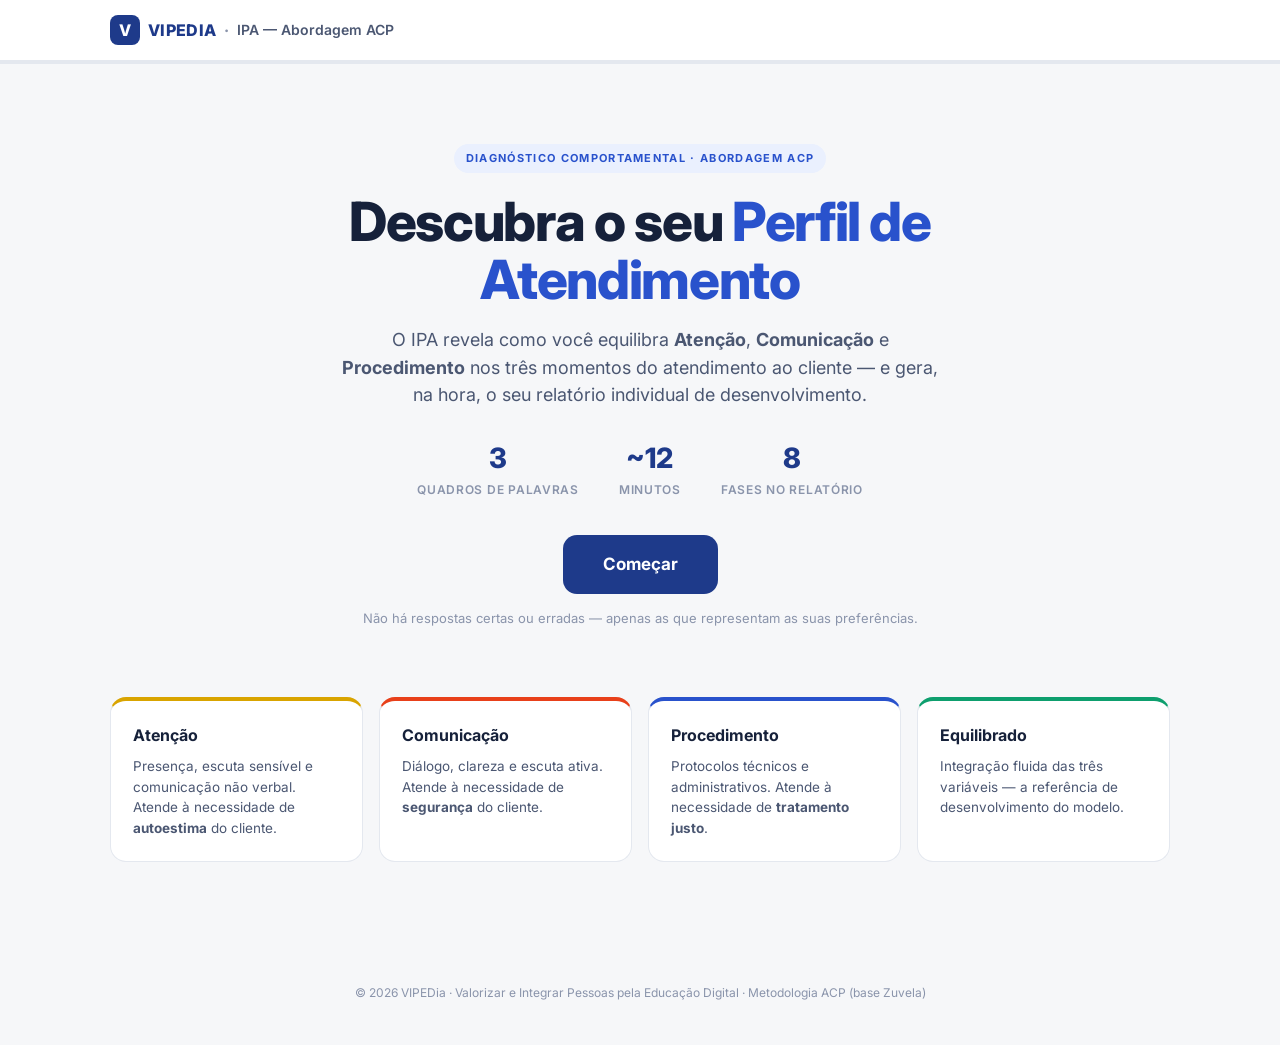
<file: sistema/webapp/index.html>
<!DOCTYPE html>
<html lang="pt-BR">
<head>
    <meta charset="UTF-8">
    <meta name="viewport" content="width=device-width, initial-scale=1.0">
    <meta name="description" content="IPA — Indicador do Perfil de Atendimento. Diagnóstico comportamental pela Abordagem ACP: Atenção, Comunicação e Procedimento.">
    <title>IPA — Indicador do Perfil de Atendimento | VIPEDia</title>
    <link rel="preconnect" href="https://fonts.googleapis.com">
    <link rel="preconnect" href="https://fonts.gstatic.com" crossorigin>
    <link href="https://fonts.googleapis.com/css2?family=Inter:wght@400;500;600;700;800&family=Source+Serif+4:ital,opsz,wght@0,8..60,400;0,8..60,600;1,8..60,400&display=swap" rel="stylesheet">
    <link rel="stylesheet" href="css/app.css">
</head>
<body>

    <!-- Barra superior -->
    <header class="topbar no-print">
        <div class="topbar-inner">
            <div class="brand">
                <span class="brand-mark">V</span>
                <span class="brand-name">VIPEDia</span>
                <span class="brand-sep">·</span>
                <span class="brand-product">IPA — Abordagem ACP</span>
            </div>
            <div class="topbar-right">
                <span id="save-status" class="save-status" hidden>Progresso salvo</span>
            </div>
        </div>
        <div class="progress-track" aria-hidden="true"><div id="progress-bar" class="progress-fill"></div></div>
    </header>

    <main id="app">

        <!-- TELA 1: BOAS-VINDAS -->
        <section id="screen-welcome" class="screen active">
            <div class="hero">
                <span class="badge">Diagnóstico comportamental · Abordagem ACP</span>
                <h1>Descubra o seu <em>Perfil de Atendimento</em></h1>
                <p class="lead">O IPA revela como você equilibra <strong>Atenção</strong>, <strong>Comunicação</strong>
                    e <strong>Procedimento</strong> nos três momentos do atendimento ao cliente — e gera, na hora,
                    o seu relatório individual de desenvolvimento.</p>
                <div class="hero-meta">
                    <div class="meta-item"><span class="meta-num">3</span><span class="meta-label">quadros de palavras</span></div>
                    <div class="meta-item"><span class="meta-num">~12</span><span class="meta-label">minutos</span></div>
                    <div class="meta-item"><span class="meta-num">8</span><span class="meta-label">fases no relatório</span></div>
                </div>
                <button class="btn btn-primary btn-lg" onclick="App.goTo('consent')">Começar</button>
                <p class="hint">Não há respostas certas ou erradas — apenas as que representam as suas preferências.</p>
            </div>
            <div class="style-cards">
                <div class="style-card" style="--c:var(--acp-atencao)"><h3>Atenção</h3><p>Presença, escuta sensível e comunicação não verbal. Atende à necessidade de <strong>autoestima</strong> do cliente.</p></div>
                <div class="style-card" style="--c:var(--acp-comunicacao)"><h3>Comunicação</h3><p>Diálogo, clareza e escuta ativa. Atende à necessidade de <strong>segurança</strong> do cliente.</p></div>
                <div class="style-card" style="--c:var(--acp-procedimento)"><h3>Procedimento</h3><p>Protocolos técnicos e administrativos. Atende à necessidade de <strong>tratamento justo</strong>.</p></div>
                <div class="style-card" style="--c:var(--acp-equilibrado)"><h3>Equilibrado</h3><p>Integração fluida das três variáveis — a referência de desenvolvimento do modelo.</p></div>
            </div>
        </section>

        <!-- TELA 2: CONSENTIMENTO LGPD -->
        <section id="screen-consent" class="screen">
            <div class="card card-narrow">
                <h2>Privacidade e consentimento</h2>
                <p class="muted">Antes de começar, precisamos do seu consentimento para tratar os seus dados, conforme a Lei Geral de Proteção de Dados (LGPD — Lei nº 13.709/2018).</p>
                <div class="consent-box">
                    <ul>
                        <li><strong>O que coletamos:</strong> nome, organização, função e as pontuações que você atribuir às palavras do questionário.</li>
                        <li><strong>Para que usamos:</strong> gerar o seu relatório individual de perfil de atendimento e, de forma <em>agregada e anônima</em>, aprimorar a metodologia ACP.</li>
                        <li><strong>Quem acessa:</strong> você e o(s) consultor(es) responsável(is) pelo programa na sua organização. Seus dados não são vendidos nem compartilhados com terceiros.</li>
                        <li><strong>Por quanto tempo:</strong> pelo período do programa de desenvolvimento; após, os dados identificados são excluídos ou anonimizados.</li>
                        <li><strong>Seus direitos:</strong> você pode solicitar acesso, correção ou exclusão dos seus dados a qualquer momento pelo contato <span class="mono">contato@itthrive.com.br</span>.</li>
                    </ul>
                </div>
                <label class="check-row">
                    <input type="checkbox" id="consent-check">
                    <span>Li e concordo com o tratamento dos meus dados para as finalidades descritas acima.</span>
                </label>
                <div class="actions">
                    <button class="btn btn-ghost" onclick="App.goTo('welcome')">Voltar</button>
                    <button class="btn btn-primary" id="btn-consent" disabled onclick="App.acceptConsent()">Concordo, continuar</button>
                </div>
            </div>
        </section>

        <!-- TELA 3: IDENTIFICAÇÃO -->
        <section id="screen-cadastro" class="screen">
            <div class="card card-narrow">
                <h2>Identificação</h2>
                <p class="muted">Esses dados aparecem no seu relatório individual.</p>
                <form id="form-cadastro" onsubmit="App.submitCadastro(event)">
                    <div class="field"><label for="f-org">Organização</label><input type="text" id="f-org" required maxlength="120" autocomplete="organization"></div>
                    <div class="field"><label for="f-nome">Nome completo</label><input type="text" id="f-nome" required maxlength="120" autocomplete="name"></div>
                    <div class="field"><label for="f-funcao">Função ou cargo</label><input type="text" id="f-funcao" required maxlength="120" autocomplete="organization-title"></div>
                    <!-- honeypot anti-bot: invisível para humanos -->
                    <div class="hp-field" aria-hidden="true"><label for="f-site">Site</label><input type="text" id="f-site" tabindex="-1" autocomplete="off"></div>
                    <div class="actions">
                        <button type="button" class="btn btn-ghost" onclick="App.goTo('consent')">Voltar</button>
                        <button type="submit" class="btn btn-primary">Avançar</button>
                    </div>
                </form>
            </div>
        </section>

        <!-- TELA 4: INSTRUÇÕES -->
        <section id="screen-instrucoes" class="screen">
            <div class="card card-mid">
                <h2>Como funciona</h2>
                <div class="prose">
                    <p>O <strong>IPA — Indicador do Perfil de Atendimento</strong> identifica os comportamentos preferidos
                    do profissional de atendimento, dentro das premissas da <strong>Abordagem ACP — Atenção, Comunicação e
                    Procedimento</strong>.</p>
                    <p>Você passará por <strong>3 quadros</strong>, um para cada momento do atendimento —
                    <strong>Início</strong>, <strong>Durante</strong> e <strong>Término</strong>. Em cada quadro há
                    <strong>12 palavras</strong> que representam práticas comportamentais.</p>
                </div>
                <ol class="steps-list">
                    <li><span class="step-n">1</span><div><strong>Escolha a palavra que MAIS se aproxima</strong> da sua prática habitual — ela recebe a maior pontuação (11).</div></li>
                    <li><span class="step-n">2</span><div><strong>Escolha a palavra que MENOS se aproxima</strong> — ela recebe a menor pontuação (0).</div></li>
                    <li><span class="step-n">3</span><div><strong>Ordene as 10 restantes</strong> em escala decrescente de intensidade (de 10 a 1). Cada pontuação é usada uma única vez.</div></li>
                </ol>
                <div class="callout">Leia com atenção <strong>todas</strong> as palavras antes de começar a pontuar. Somente após a leitura atenta, comece a atribuir as pontuações.</div>
                <div class="actions">
                    <button class="btn btn-ghost" onclick="App.goTo('cadastro')">Voltar</button>
                    <button class="btn btn-primary btn-lg" onclick="App.startSurvey()">Iniciar o diagnóstico</button>
                </div>
            </div>
        </section>

        <!-- TELA 5: QUESTIONÁRIO -->
        <section id="screen-survey" class="screen">
            <div class="survey-head">
                <div>
                    <span class="badge" id="survey-step-badge">Quadro 1 de 3</span>
                    <h2 id="survey-title">Início do atendimento</h2>
                    <p class="survey-guide" id="survey-guide">Escolha a palavra que <strong>MAIS</strong> se aproxima da sua prática.</p>
                </div>
                <div class="survey-counter" id="survey-counter" aria-live="polite">0 / 12</div>
            </div>

            <div class="survey-grid">
                <div class="word-panel">
                    <div id="word-grid" class="word-grid"></div>
                    <div class="word-panel-foot no-print">
                        <button class="btn btn-ghost btn-sm" onclick="App.resetQuadro()">Limpar quadro</button>
                    </div>
                </div>
                <div class="rank-panel card">
                    <div class="rank-head">Sua escala <span class="muted-sm">(11 = mais · 0 = menos)</span></div>
                    <ul id="rank-list" class="rank-list"></ul>
                    <button id="btn-quadro-next" class="btn btn-primary btn-block" disabled onclick="App.confirmQuadro()">Confirmar quadro</button>
                </div>
            </div>
        </section>

        <!-- TELA 6: ENVIO / PROCESSANDO -->
        <section id="screen-sending" class="screen">
            <div class="card card-narrow center">
                <div class="spinner" aria-hidden="true"></div>
                <h2>Gerando o seu relatório…</h2>
                <p class="muted" id="sending-status">Calculando o seu perfil e registrando as respostas.</p>
            </div>
        </section>

        <!-- TELA 7: RESULTADO + RELATÓRIO -->
        <section id="screen-report" class="screen">
            <div class="report-toolbar no-print">
                <div id="sync-indicator" class="sync-indicator" role="status"></div>
                <div class="report-actions">
                    <button class="btn btn-ghost" onclick="App.restart()">Novo diagnóstico</button>
                    <button class="btn btn-primary" onclick="window.print()">Baixar em PDF</button>
                </div>
            </div>
            <div id="report" class="report-sheet"></div>
        </section>
    </main>

    <footer class="site-foot no-print">
        <p>© 2026 VIPEDia · Valorizar e Integrar Pessoas pela Educação Digital · Metodologia ACP (base Zuvela)</p>
    </footer>

    <script src="js/config.js"></script>
    <script src="js/data.js"></script>
    <script src="js/engine.js"></script>
    <script src="js/app.js"></script>
</body>
</html>
</file>
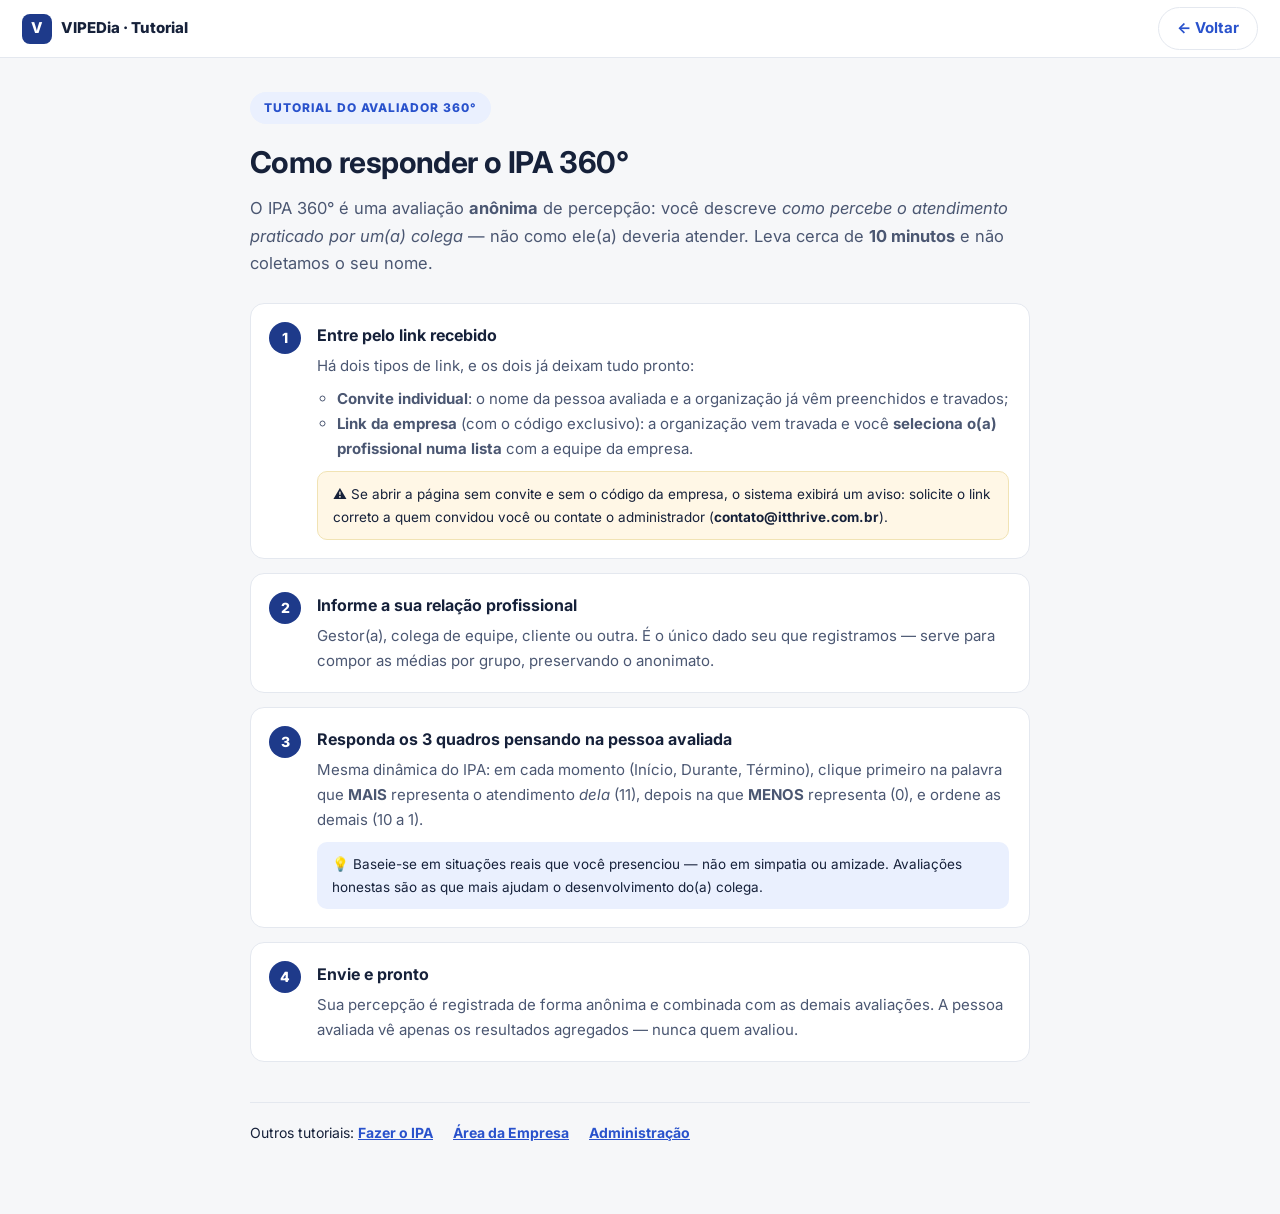
<file: tutorial/360.html>
<!DOCTYPE html>
<html lang="pt-BR">
<head>
    <meta charset="UTF-8">
    <meta name="viewport" content="width=device-width, initial-scale=1.0">
    <title>Tutorial — IPA 360° | VIPEDia</title>
    <meta name="description" content="Passo a passo para responder a avaliação de percepção IPA 360°.">
    <link rel="icon" href="favicon.svg" type="image/svg+xml">
    <link rel="apple-touch-icon" href="apple-touch-icon.png">
    <link rel="preconnect" href="https://fonts.googleapis.com">
    <link rel="preconnect" href="https://fonts.gstatic.com" crossorigin>
    <link href="https://fonts.googleapis.com/css2?family=Inter:wght@400;600;700;800&display=swap" rel="stylesheet">
    <link rel="stylesheet" href="tutorial.css">
    <meta property="og:type" content="article">
    <meta property="og:site_name" content="VIPEDia">
    <meta property="og:locale" content="pt_BR">
    <meta property="og:title" content="Tutorial — Como responder o IPA 360°">
    <meta property="og:description" content="Passo a passo da avaliação anônima de percepção do atendimento de um colega.">
    <meta property="og:url" content="https://itthrive.com.br/vipedia/tutorial/360.html">
    <meta property="og:image" content="https://itthrive.com.br/vipedia/webapp/og-ipa.png">
    <meta name="twitter:card" content="summary_large_image">
    <meta name="twitter:image" content="https://itthrive.com.br/vipedia/webapp/og-ipa.png">
</head>
<body>
    <div class="top">
        <div class="brand"><span class="mark">V</span> VIPEDia · Tutorial</div>
        <a class="voltar" href="../webapp/360.html" onclick="if(history.length>1){history.back();return false}">← Voltar</a>
    </div>
    <div class="wrap">
        <span class="badge">Tutorial do avaliador 360°</span>
        <h1>Como responder o IPA 360°</h1>
        <p class="lead">O IPA 360° é uma avaliação <strong>anônima</strong> de percepção: você descreve
           <em>como percebe o atendimento praticado por um(a) colega</em> — não como ele(a) deveria atender.
           Leva cerca de <strong>10 minutos</strong> e não coletamos o seu nome.</p>

        <ol class="passos">
            <li><h3>Entre pelo link recebido</h3>
                <p>Há dois tipos de link, e os dois já deixam tudo pronto:</p>
                <ul>
                    <li><strong>Convite individual</strong>: o nome da pessoa avaliada e a organização já vêm preenchidos e travados;</li>
                    <li><strong>Link da empresa</strong> (com o código exclusivo): a organização vem travada e você
                        <strong>seleciona o(a) profissional numa lista</strong> com a equipe da empresa.</li>
                </ul>
                <div class="aviso">⚠️ Se abrir a página sem convite e sem o código da empresa, o sistema exibirá um aviso:
                solicite o link correto a quem convidou você ou contate o administrador (<strong>contato@itthrive.com.br</strong>).</div></li>
            <li><h3>Informe a sua relação profissional</h3>
                <p>Gestor(a), colega de equipe, cliente ou outra. É o único dado seu que registramos — serve para compor
                   as médias por grupo, preservando o anonimato.</p></li>
            <li><h3>Responda os 3 quadros pensando na pessoa avaliada</h3>
                <p>Mesma dinâmica do IPA: em cada momento (Início, Durante, Término), clique primeiro na palavra que
                   <strong>MAIS</strong> representa o atendimento <em>dela</em> (11), depois na que <strong>MENOS</strong>
                   representa (0), e ordene as demais (10 a 1).</p>
                <div class="dica">💡 Baseie-se em situações reais que você presenciou — não em simpatia ou amizade.
                Avaliações honestas são as que mais ajudam o desenvolvimento do(a) colega.</div></li>
            <li><h3>Envie e pronto</h3>
                <p>Sua percepção é registrada de forma anônima e combinada com as demais avaliações. A pessoa avaliada
                   vê apenas os resultados agregados — nunca quem avaliou.</p></li>
        </ol>

        <div class="outros">Outros tutoriais:
            <a href="atendente.html">Fazer o IPA</a>
            <a href="empresa.html">Área da Empresa</a>
            <a href="admin.html">Administração</a>
        </div>
    </div>
</body>
</html>
</file>
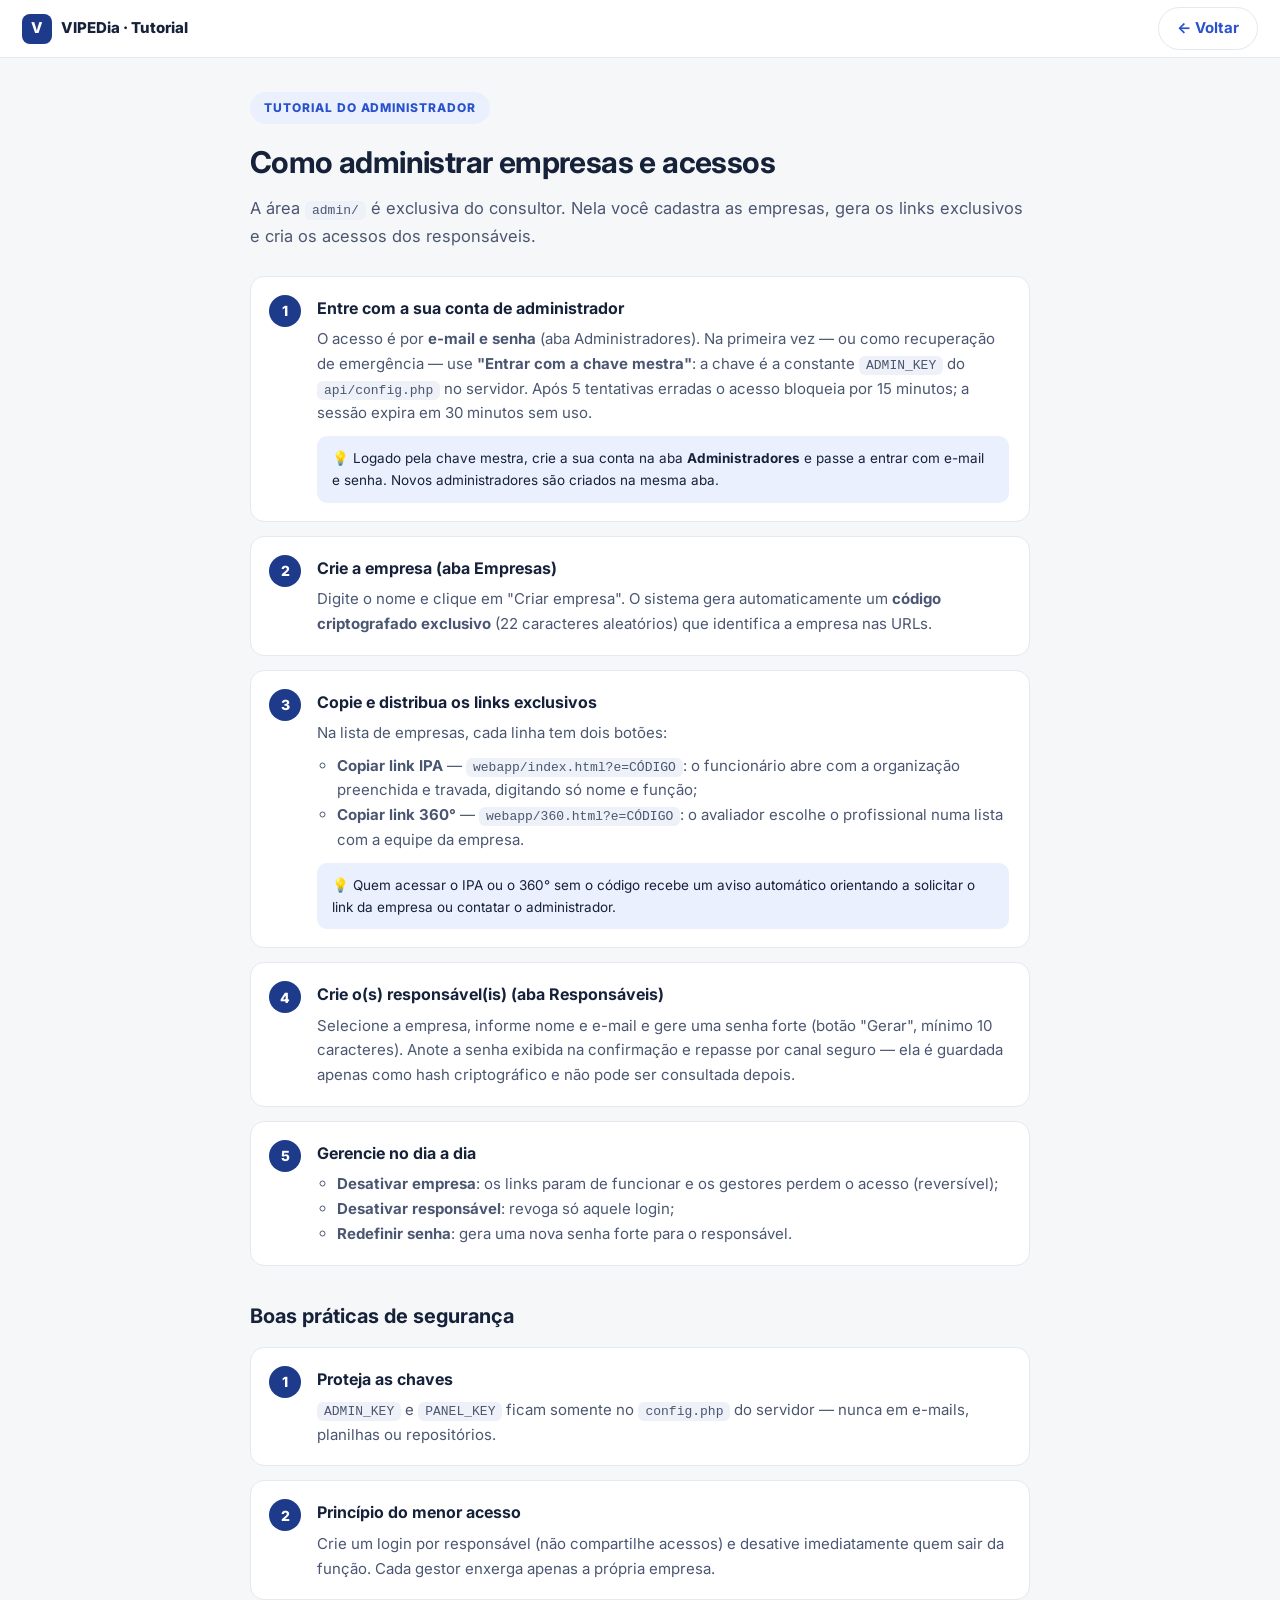
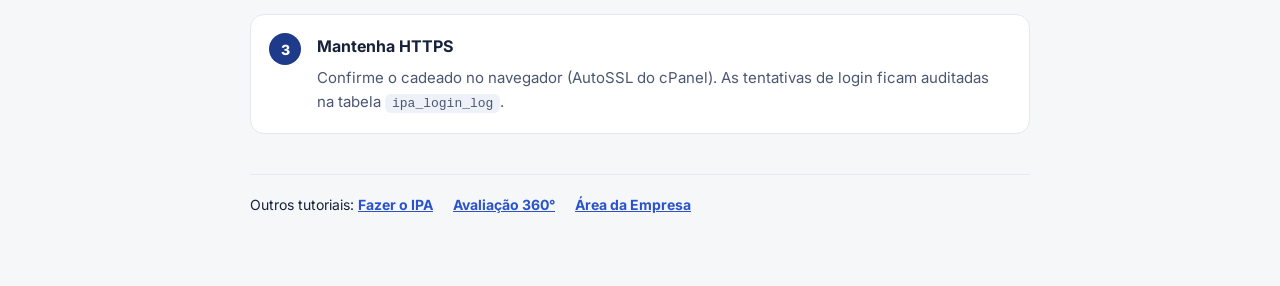
<file: tutorial/admin.html>
<!DOCTYPE html>
<html lang="pt-BR">
<head>
    <meta charset="UTF-8">
    <meta name="viewport" content="width=device-width, initial-scale=1.0">
    <meta name="robots" content="noindex, nofollow">
    <title>Tutorial — Administração | VIPEDia</title>
    <meta name="description" content="Guia do administrador: empresas, códigos exclusivos, responsáveis e segurança.">
    <link rel="icon" href="favicon.svg" type="image/svg+xml">
    <link rel="apple-touch-icon" href="apple-touch-icon.png">
    <link rel="preconnect" href="https://fonts.googleapis.com">
    <link rel="preconnect" href="https://fonts.gstatic.com" crossorigin>
    <link href="https://fonts.googleapis.com/css2?family=Inter:wght@400;600;700;800&display=swap" rel="stylesheet">
    <link rel="stylesheet" href="tutorial.css">
    <meta property="og:type" content="article">
    <meta property="og:site_name" content="VIPEDia">
    <meta property="og:locale" content="pt_BR">
    <meta property="og:title" content="Tutorial — Administração do IPA">
    <meta property="og:description" content="Guia do administrador: empresas, códigos exclusivos, responsáveis e segurança.">
    <meta property="og:url" content="https://itthrive.com.br/vipedia/tutorial/admin.html">
    <meta property="og:image" content="https://itthrive.com.br/vipedia/home/og-home.png">
    <meta name="twitter:card" content="summary_large_image">
    <meta name="twitter:image" content="https://itthrive.com.br/vipedia/home/og-home.png">
</head>
<body>
    <div class="top">
        <div class="brand"><span class="mark">V</span> VIPEDia · Tutorial</div>
        <a class="voltar" href="../admin/index.html" onclick="if(history.length>1){history.back();return false}">← Voltar</a>
    </div>
    <div class="wrap">
        <span class="badge">Tutorial do administrador</span>
        <h1>Como administrar empresas e acessos</h1>
        <p class="lead">A área <code>admin/</code> é exclusiva do consultor. Nela você cadastra as empresas,
           gera os links exclusivos e cria os acessos dos responsáveis.</p>

        <ol class="passos">
            <li><h3>Entre com a sua conta de administrador</h3>
                <p>O acesso é por <strong>e-mail e senha</strong> (aba Administradores). Na primeira vez — ou como
                   recuperação de emergência — use <strong>"Entrar com a chave mestra"</strong>: a chave é a constante
                   <code>ADMIN_KEY</code> do <code>api/config.php</code> no servidor. Após 5 tentativas erradas o acesso
                   bloqueia por 15 minutos; a sessão expira em 30 minutos sem uso.</p>
                <div class="dica">💡 Logado pela chave mestra, crie a sua conta na aba <strong>Administradores</strong>
                e passe a entrar com e-mail e senha. Novos administradores são criados na mesma aba.</div></li>
            <li><h3>Crie a empresa (aba Empresas)</h3>
                <p>Digite o nome e clique em "Criar empresa". O sistema gera automaticamente um
                   <strong>código criptografado exclusivo</strong> (22 caracteres aleatórios) que identifica a empresa nas URLs.</p></li>
            <li><h3>Copie e distribua os links exclusivos</h3>
                <p>Na lista de empresas, cada linha tem dois botões:</p>
                <ul>
                    <li><strong>Copiar link IPA</strong> — <code>webapp/index.html?e=CÓDIGO</code>: o funcionário abre com a
                        organização preenchida e travada, digitando só nome e função;</li>
                    <li><strong>Copiar link 360°</strong> — <code>webapp/360.html?e=CÓDIGO</code>: o avaliador escolhe o
                        profissional numa lista com a equipe da empresa.</li>
                </ul>
                <div class="dica">💡 Quem acessar o IPA ou o 360° sem o código recebe um aviso automático orientando a
                solicitar o link da empresa ou contatar o administrador.</div></li>
            <li><h3>Crie o(s) responsável(is) (aba Responsáveis)</h3>
                <p>Selecione a empresa, informe nome e e-mail e gere uma senha forte (botão "Gerar", mínimo 10 caracteres).
                   Anote a senha exibida na confirmação e repasse por canal seguro — ela é guardada apenas como hash
                   criptográfico e não pode ser consultada depois.</p></li>
            <li><h3>Gerencie no dia a dia</h3>
                <ul>
                    <li><strong>Desativar empresa</strong>: os links param de funcionar e os gestores perdem o acesso (reversível);</li>
                    <li><strong>Desativar responsável</strong>: revoga só aquele login;</li>
                    <li><strong>Redefinir senha</strong>: gera uma nova senha forte para o responsável.</li>
                </ul></li>
        </ol>

        <h2>Boas práticas de segurança</h2>
        <ol class="passos">
            <li><h3>Proteja as chaves</h3>
                <p><code>ADMIN_KEY</code> e <code>PANEL_KEY</code> ficam somente no <code>config.php</code> do servidor —
                   nunca em e-mails, planilhas ou repositórios.</p></li>
            <li><h3>Princípio do menor acesso</h3>
                <p>Crie um login por responsável (não compartilhe acessos) e desative imediatamente quem sair da função.
                   Cada gestor enxerga apenas a própria empresa.</p></li>
            <li><h3>Mantenha HTTPS</h3>
                <p>Confirme o cadeado no navegador (AutoSSL do cPanel). As tentativas de login ficam auditadas na tabela
                   <code>ipa_login_log</code>.</p></li>
        </ol>

        <div class="outros">Outros tutoriais:
            <a href="atendente.html">Fazer o IPA</a>
            <a href="360.html">Avaliação 360°</a>
            <a href="empresa.html">Área da Empresa</a>
        </div>
    </div>
</body>
</html>
</file>
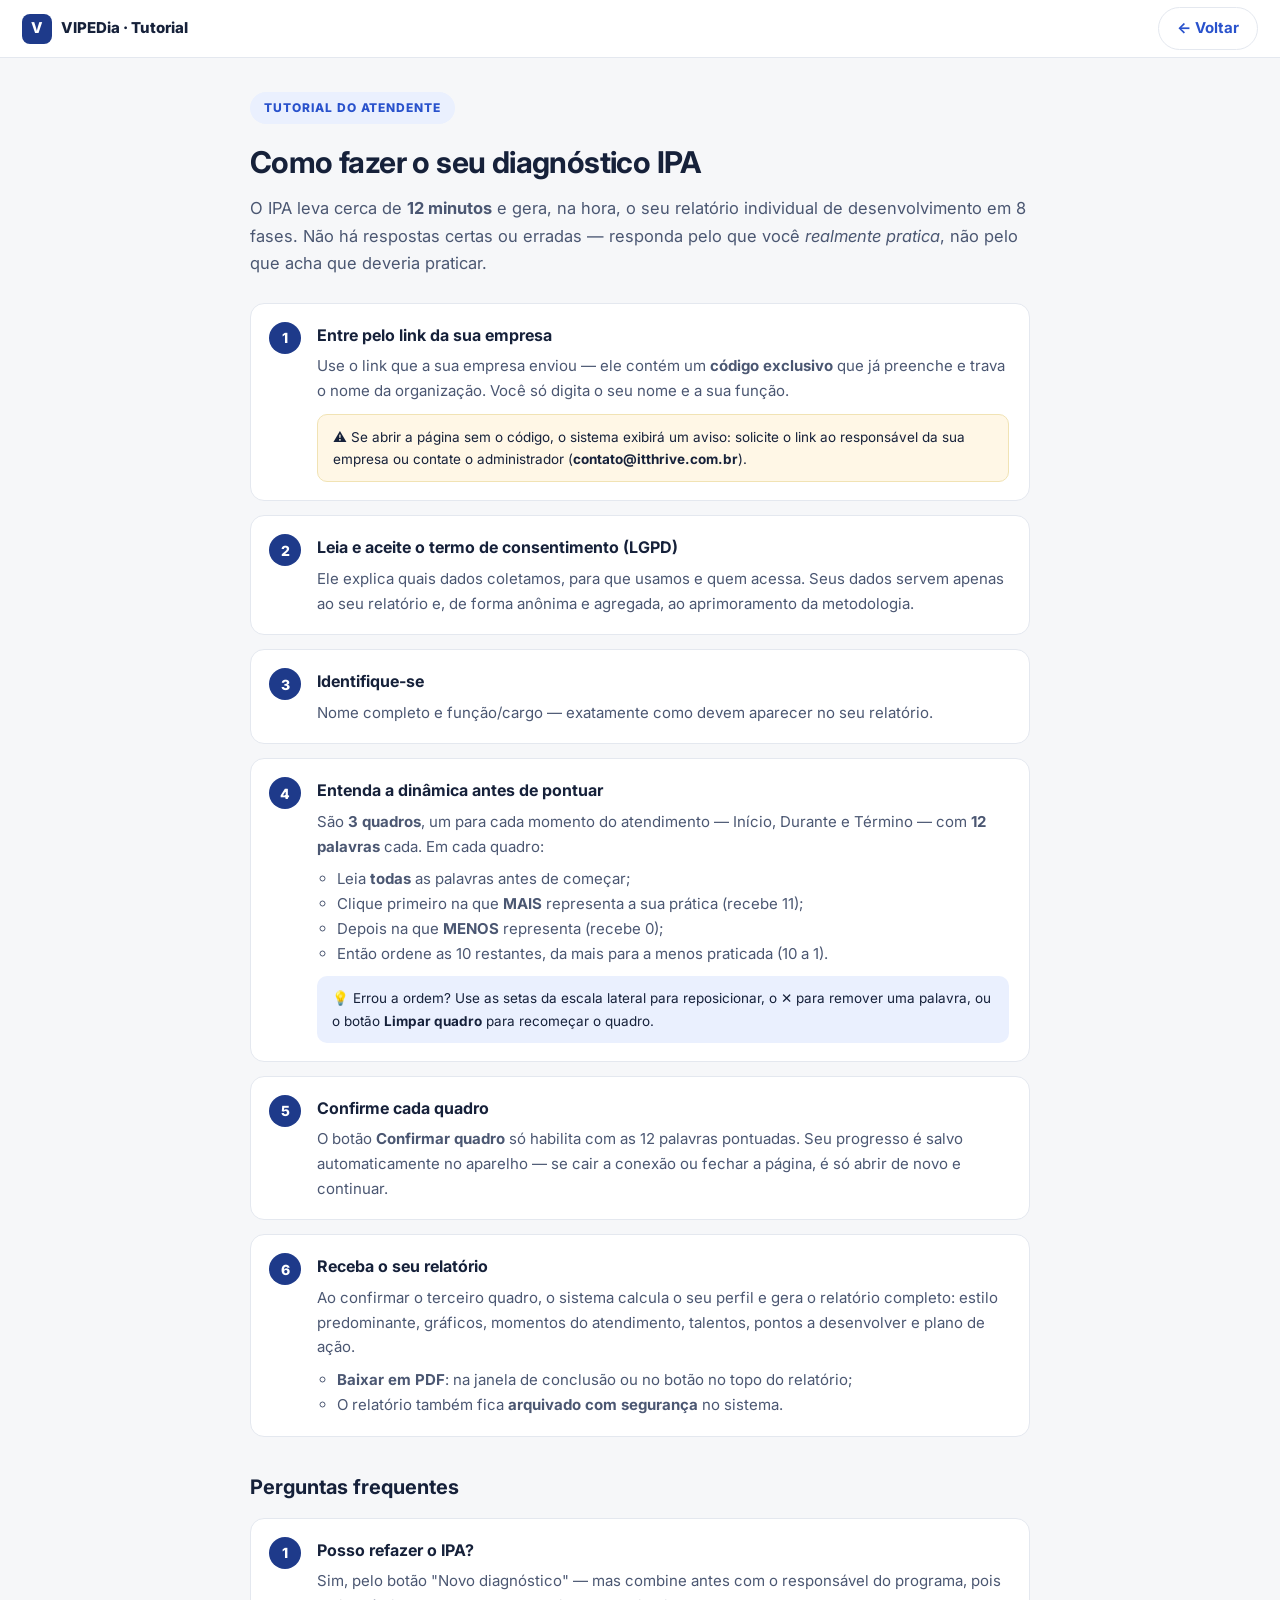
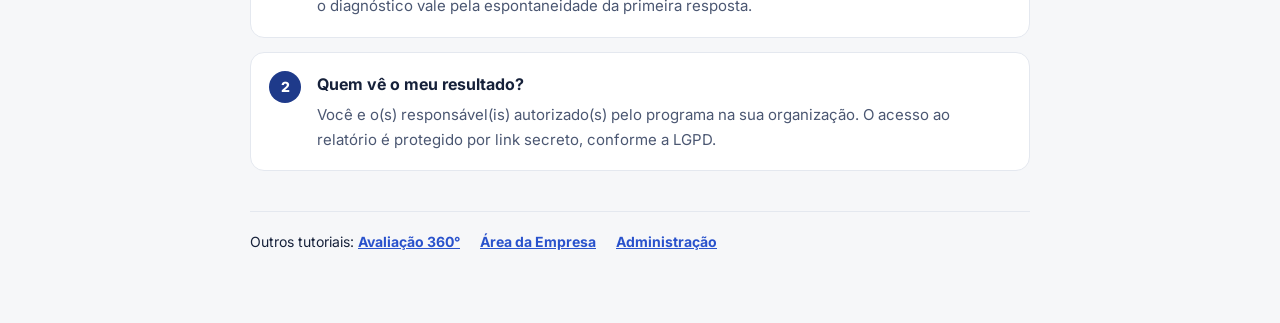
<file: tutorial/atendente.html>
<!DOCTYPE html>
<html lang="pt-BR">
<head>
    <meta charset="UTF-8">
    <meta name="viewport" content="width=device-width, initial-scale=1.0">
    <title>Tutorial — Como fazer o seu IPA | VIPEDia</title>
    <meta name="description" content="Passo a passo para o atendente responder o IPA — Indicador do Perfil de Atendimento.">
    <link rel="icon" href="favicon.svg" type="image/svg+xml">
    <link rel="apple-touch-icon" href="apple-touch-icon.png">
    <link rel="preconnect" href="https://fonts.googleapis.com">
    <link rel="preconnect" href="https://fonts.gstatic.com" crossorigin>
    <link href="https://fonts.googleapis.com/css2?family=Inter:wght@400;600;700;800&display=swap" rel="stylesheet">
    <link rel="stylesheet" href="tutorial.css">
    <meta property="og:type" content="article">
    <meta property="og:site_name" content="VIPEDia">
    <meta property="og:locale" content="pt_BR">
    <meta property="og:title" content="Tutorial — Como fazer o seu diagnóstico IPA">
    <meta property="og:description" content="Passo a passo para responder o IPA e receber o seu relatório individual em 8 fases.">
    <meta property="og:url" content="https://itthrive.com.br/vipedia/tutorial/atendente.html">
    <meta property="og:image" content="https://itthrive.com.br/vipedia/webapp/og-ipa.png">
    <meta name="twitter:card" content="summary_large_image">
    <meta name="twitter:image" content="https://itthrive.com.br/vipedia/webapp/og-ipa.png">
</head>
<body>
    <div class="top">
        <div class="brand"><span class="mark">V</span> VIPEDia · Tutorial</div>
        <a class="voltar" href="../webapp/index.html" onclick="if(history.length>1){history.back();return false}">← Voltar</a>
    </div>
    <div class="wrap">
        <span class="badge">Tutorial do atendente</span>
        <h1>Como fazer o seu diagnóstico IPA</h1>
        <p class="lead">O IPA leva cerca de <strong>12 minutos</strong> e gera, na hora, o seu relatório individual
           de desenvolvimento em 8 fases. Não há respostas certas ou erradas — responda pelo que você
           <em>realmente pratica</em>, não pelo que acha que deveria praticar.</p>

        <ol class="passos">
            <li><h3>Entre pelo link da sua empresa</h3>
                <p>Use o link que a sua empresa enviou — ele contém um <strong>código exclusivo</strong> que já preenche
                   e trava o nome da organização. Você só digita o seu nome e a sua função.</p>
                <div class="aviso">⚠️ Se abrir a página sem o código, o sistema exibirá um aviso: solicite o link ao
                responsável da sua empresa ou contate o administrador (<strong>contato@itthrive.com.br</strong>).</div></li>
            <li><h3>Leia e aceite o termo de consentimento (LGPD)</h3>
                <p>Ele explica quais dados coletamos, para que usamos e quem acessa. Seus dados servem apenas ao seu
                   relatório e, de forma anônima e agregada, ao aprimoramento da metodologia.</p></li>
            <li><h3>Identifique-se</h3>
                <p>Nome completo e função/cargo — exatamente como devem aparecer no seu relatório.</p></li>
            <li><h3>Entenda a dinâmica antes de pontuar</h3>
                <p>São <strong>3 quadros</strong>, um para cada momento do atendimento — Início, Durante e Término —
                   com <strong>12 palavras</strong> cada. Em cada quadro:</p>
                <ul>
                    <li>Leia <strong>todas</strong> as palavras antes de começar;</li>
                    <li>Clique primeiro na que <strong>MAIS</strong> representa a sua prática (recebe 11);</li>
                    <li>Depois na que <strong>MENOS</strong> representa (recebe 0);</li>
                    <li>Então ordene as 10 restantes, da mais para a menos praticada (10 a 1).</li>
                </ul>
                <div class="dica">💡 Errou a ordem? Use as setas da escala lateral para reposicionar, o ✕ para remover
                uma palavra, ou o botão <strong>Limpar quadro</strong> para recomeçar o quadro.</div></li>
            <li><h3>Confirme cada quadro</h3>
                <p>O botão <strong>Confirmar quadro</strong> só habilita com as 12 palavras pontuadas. Seu progresso é
                   salvo automaticamente no aparelho — se cair a conexão ou fechar a página, é só abrir de novo e continuar.</p></li>
            <li><h3>Receba o seu relatório</h3>
                <p>Ao confirmar o terceiro quadro, o sistema calcula o seu perfil e gera o relatório completo:
                   estilo predominante, gráficos, momentos do atendimento, talentos, pontos a desenvolver e plano de ação.</p>
                <ul>
                    <li><strong>Baixar em PDF</strong>: na janela de conclusão ou no botão no topo do relatório;</li>
                    <li>O relatório também fica <strong>arquivado com segurança</strong> no sistema.</li>
                </ul></li>
        </ol>

        <h2>Perguntas frequentes</h2>
        <ol class="passos">
            <li><h3>Posso refazer o IPA?</h3><p>Sim, pelo botão "Novo diagnóstico" — mas combine antes com o responsável
                do programa, pois o diagnóstico vale pela espontaneidade da primeira resposta.</p></li>
            <li><h3>Quem vê o meu resultado?</h3><p>Você e o(s) responsável(is) autorizado(s) pelo programa na sua
                organização. O acesso ao relatório é protegido por link secreto, conforme a LGPD.</p></li>
        </ol>

        <div class="outros">Outros tutoriais:
            <a href="360.html">Avaliação 360°</a>
            <a href="empresa.html">Área da Empresa</a>
            <a href="admin.html">Administração</a>
        </div>
    </div>
</body>
</html>
</file>
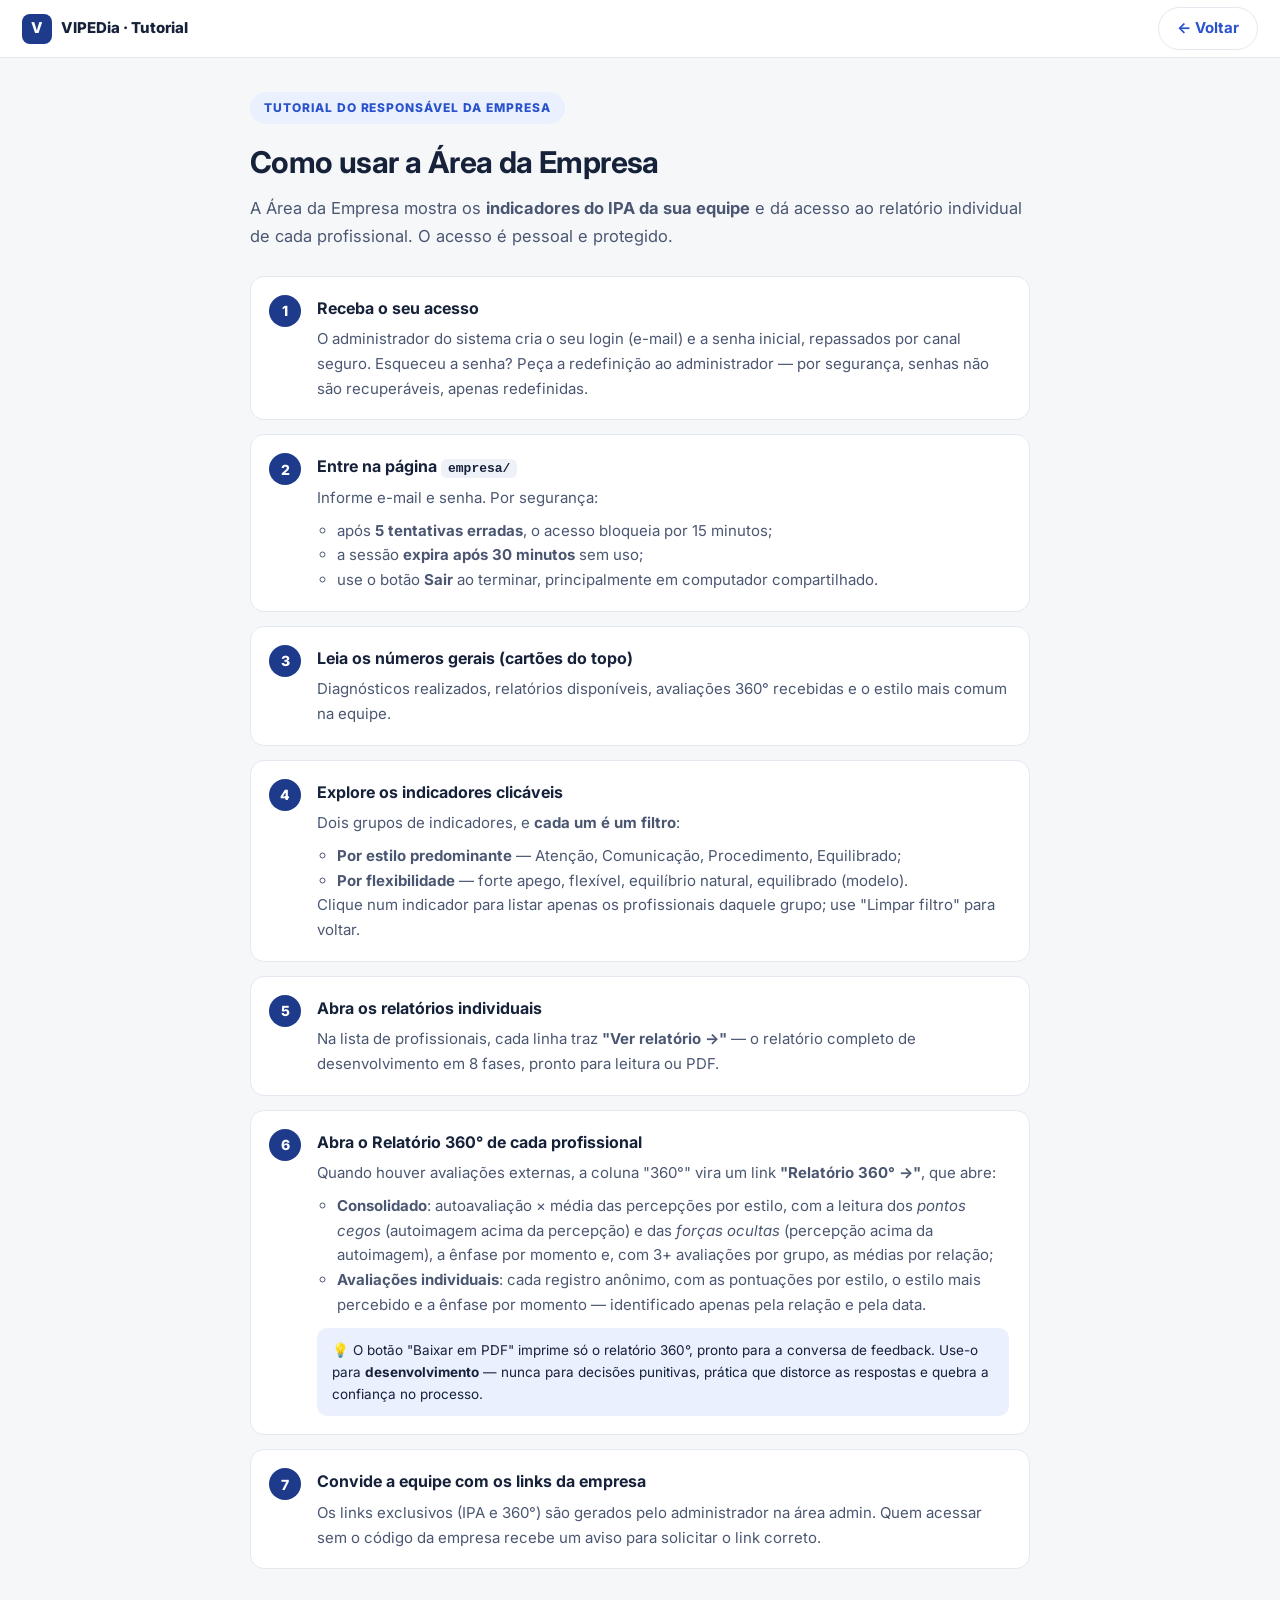
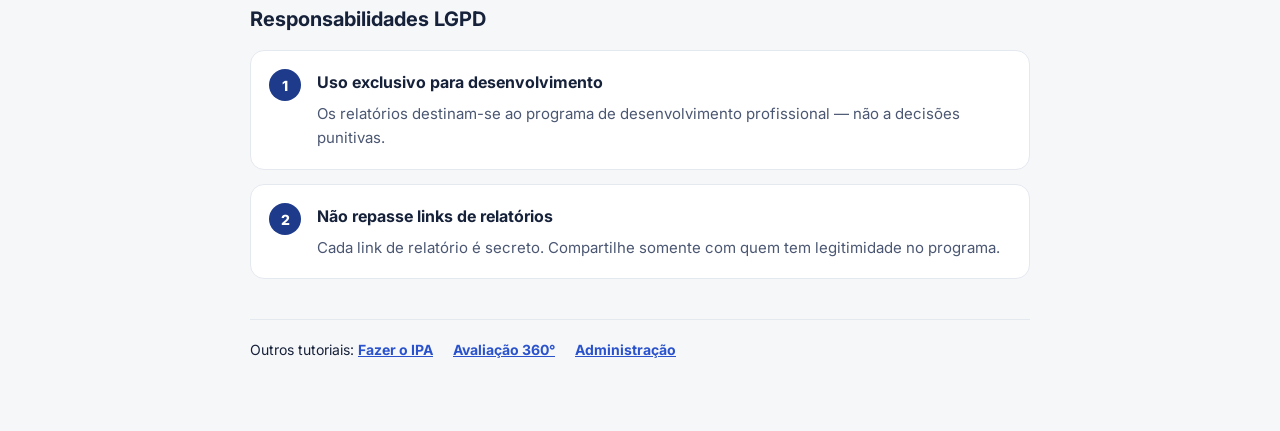
<file: tutorial/empresa.html>
<!DOCTYPE html>
<html lang="pt-BR">
<head>
    <meta charset="UTF-8">
    <meta name="viewport" content="width=device-width, initial-scale=1.0">
    <meta name="robots" content="noindex, nofollow">
    <title>Tutorial — Área da Empresa | VIPEDia</title>
    <meta name="description" content="Guia do responsável da empresa: indicadores IPA, relatórios e boas práticas LGPD.">
    <link rel="icon" href="favicon.svg" type="image/svg+xml">
    <link rel="apple-touch-icon" href="apple-touch-icon.png">
    <link rel="preconnect" href="https://fonts.googleapis.com">
    <link rel="preconnect" href="https://fonts.gstatic.com" crossorigin>
    <link href="https://fonts.googleapis.com/css2?family=Inter:wght@400;600;700;800&display=swap" rel="stylesheet">
    <link rel="stylesheet" href="tutorial.css">
    <meta property="og:type" content="article">
    <meta property="og:site_name" content="VIPEDia">
    <meta property="og:locale" content="pt_BR">
    <meta property="og:title" content="Tutorial — Área da Empresa (IPA)">
    <meta property="og:description" content="Guia do responsável: indicadores da equipe, relatórios individuais e boas práticas de segurança.">
    <meta property="og:url" content="https://itthrive.com.br/vipedia/tutorial/empresa.html">
    <meta property="og:image" content="https://itthrive.com.br/vipedia/empresa/og-empresa.png">
    <meta name="twitter:card" content="summary_large_image">
    <meta name="twitter:image" content="https://itthrive.com.br/vipedia/empresa/og-empresa.png">
</head>
<body>
    <div class="top">
        <div class="brand"><span class="mark">V</span> VIPEDia · Tutorial</div>
        <a class="voltar" href="../empresa/index.html" onclick="if(history.length>1){history.back();return false}">← Voltar</a>
    </div>
    <div class="wrap">
        <span class="badge">Tutorial do responsável da empresa</span>
        <h1>Como usar a Área da Empresa</h1>
        <p class="lead">A Área da Empresa mostra os <strong>indicadores do IPA da sua equipe</strong> e dá acesso ao
           relatório individual de cada profissional. O acesso é pessoal e protegido.</p>

        <ol class="passos">
            <li><h3>Receba o seu acesso</h3>
                <p>O administrador do sistema cria o seu login (e-mail) e a senha inicial, repassados por canal seguro.
                   Esqueceu a senha? Peça a redefinição ao administrador — por segurança, senhas não são recuperáveis,
                   apenas redefinidas.</p></li>
            <li><h3>Entre na página <code>empresa/</code></h3>
                <p>Informe e-mail e senha. Por segurança:</p>
                <ul>
                    <li>após <strong>5 tentativas erradas</strong>, o acesso bloqueia por 15 minutos;</li>
                    <li>a sessão <strong>expira após 30 minutos</strong> sem uso;</li>
                    <li>use o botão <strong>Sair</strong> ao terminar, principalmente em computador compartilhado.</li>
                </ul></li>
            <li><h3>Leia os números gerais (cartões do topo)</h3>
                <p>Diagnósticos realizados, relatórios disponíveis, avaliações 360° recebidas e o estilo mais comum na equipe.</p></li>
            <li><h3>Explore os indicadores clicáveis</h3>
                <p>Dois grupos de indicadores, e <strong>cada um é um filtro</strong>:</p>
                <ul>
                    <li><strong>Por estilo predominante</strong> — Atenção, Comunicação, Procedimento, Equilibrado;</li>
                    <li><strong>Por flexibilidade</strong> — forte apego, flexível, equilíbrio natural, equilibrado (modelo).</li>
                </ul>
                <p>Clique num indicador para listar apenas os profissionais daquele grupo; use "Limpar filtro" para voltar.</p></li>
            <li><h3>Abra os relatórios individuais</h3>
                <p>Na lista de profissionais, cada linha traz <strong>"Ver relatório →"</strong> — o relatório completo
                   de desenvolvimento em 8 fases, pronto para leitura ou PDF.</p></li>
            <li><h3>Abra o Relatório 360° de cada profissional</h3>
                <p>Quando houver avaliações externas, a coluna "360°" vira um link <strong>"Relatório 360° →"</strong>, que abre:</p>
                <ul>
                    <li><strong>Consolidado</strong>: autoavaliação × média das percepções por estilo, com a leitura dos
                        <em>pontos cegos</em> (autoimagem acima da percepção) e das <em>forças ocultas</em> (percepção acima
                        da autoimagem), a ênfase por momento e, com 3+ avaliações por grupo, as médias por relação;</li>
                    <li><strong>Avaliações individuais</strong>: cada registro anônimo, com as pontuações por estilo,
                        o estilo mais percebido e a ênfase por momento — identificado apenas pela relação e pela data.</li>
                </ul>
                <div class="dica">💡 O botão "Baixar em PDF" imprime só o relatório 360°, pronto para a conversa de feedback.
                Use-o para <strong>desenvolvimento</strong> — nunca para decisões punitivas, prática que distorce as
                respostas e quebra a confiança no processo.</div></li>
            <li><h3>Convide a equipe com os links da empresa</h3>
                <p>Os links exclusivos (IPA e 360°) são gerados pelo administrador na área admin. Quem acessar sem o
                   código da empresa recebe um aviso para solicitar o link correto.</p></li>
        </ol>

        <h2>Responsabilidades LGPD</h2>
        <ol class="passos">
            <li><h3>Uso exclusivo para desenvolvimento</h3>
                <p>Os relatórios destinam-se ao programa de desenvolvimento profissional — não a decisões punitivas.</p></li>
            <li><h3>Não repasse links de relatórios</h3>
                <p>Cada link de relatório é secreto. Compartilhe somente com quem tem legitimidade no programa.</p></li>
        </ol>

        <div class="outros">Outros tutoriais:
            <a href="atendente.html">Fazer o IPA</a>
            <a href="360.html">Avaliação 360°</a>
            <a href="admin.html">Administração</a>
        </div>
    </div>
</body>
</html>
</file>
<file: sistema/webapp/css/app.css>
/* ============================================================
   IPA — Design System (VIPEDia · Abordagem ACP)
   Paleta ACP validada para acessibilidade (daltonismo + contraste):
   Atenção #D9A400 · Comunicação #E8401A · Procedimento #2952CC · Equilibrado #0E9F6E
   ============================================================ */

:root {
    --ink: #16213a;
    --ink-2: #4b5772;
    --ink-3: #8a94ab;
    --surface: #f6f7f9;
    --card: #ffffff;
    --line: #e4e8ef;
    --brand: #1e3a8a;
    --accent: #2952cc;
    --accent-soft: #eaf0fe;
    --acp-atencao: #d9a400;
    --acp-comunicacao: #e8401a;
    --acp-procedimento: #2952cc;
    --acp-equilibrado: #0e9f6e;
    --danger: #c22b1a;
    --ok: #0e9f6e;
    --radius: 16px;
    --radius-lg: 24px;
    --shadow: 0 1px 2px rgba(22, 33, 58, .05), 0 8px 24px rgba(22, 33, 58, .07);
    --font: 'Inter', system-ui, -apple-system, sans-serif;
    --serif: 'Source Serif 4', Georgia, serif;
}

* { box-sizing: border-box; }
html { scroll-behavior: smooth; }
body {
    margin: 0;
    font-family: var(--font);
    background: var(--surface);
    color: var(--ink);
    line-height: 1.55;
    -webkit-font-smoothing: antialiased;
}

/* ---------- Barra superior ---------- */
.topbar { position: sticky; top: 0; z-index: 50; background: rgba(255,255,255,.92); backdrop-filter: blur(10px); border-bottom: 1px solid var(--line); }
.topbar-inner { max-width: 1100px; margin: 0 auto; padding: 0 20px; height: 60px; display: flex; align-items: center; justify-content: space-between; }
.brand { display: flex; align-items: center; gap: 8px; font-weight: 700; }
.brand-mark { background: var(--brand); color: #fff; width: 30px; height: 30px; border-radius: 8px; display: grid; place-items: center; font-weight: 800; }
.brand-name { letter-spacing: .02em; color: var(--brand); text-transform: uppercase; font-weight: 800; }
.brand-sep { color: var(--ink-3); }
.brand-product { color: var(--ink-2); font-weight: 600; font-size: 14px; }
.save-status { font-size: 12px; color: var(--ok); font-weight: 600; }
.progress-track { height: 3px; background: var(--line); }
.progress-fill { height: 100%; width: 0; background: var(--accent); transition: width .4s ease; }

/* ---------- Telas ---------- */
main { max-width: 1100px; margin: 0 auto; padding: 32px 20px 80px; }
.screen { display: none; animation: fade .35s ease-out; }
.screen.active { display: block; }
@keyframes fade { from { opacity: 0; transform: translateY(8px); } to { opacity: 1; transform: none; } }

/* ---------- Componentes ---------- */
.card { background: var(--card); border: 1px solid var(--line); border-radius: var(--radius-lg); padding: 32px; box-shadow: var(--shadow); }
.card-narrow { max-width: 640px; margin: 24px auto; }
.card-mid { max-width: 780px; margin: 24px auto; }
.center { text-align: center; }
.badge { display: inline-block; background: var(--accent-soft); color: var(--accent); font-size: 11px; font-weight: 700; text-transform: uppercase; letter-spacing: .12em; padding: 6px 12px; border-radius: 999px; }
.btn { font: inherit; font-weight: 700; border: 0; cursor: pointer; border-radius: 12px; padding: 12px 24px; transition: all .18s ease; }
.btn:disabled { opacity: .45; cursor: not-allowed; }
.btn-primary { background: var(--brand); color: #fff; }
.btn-primary:not(:disabled):hover { background: var(--accent); transform: translateY(-1px); box-shadow: 0 6px 18px rgba(41,82,204,.3); }
.btn-ghost { background: transparent; color: var(--ink-2); border: 1px solid var(--line); }
.btn-ghost:hover { background: #fff; color: var(--ink); }
.btn-lg { padding: 16px 40px; font-size: 17px; border-radius: 14px; }
.btn-sm { padding: 8px 14px; font-size: 13px; }
.btn-block { width: 100%; }
.actions { display: flex; justify-content: space-between; gap: 12px; margin-top: 28px; }
.muted { color: var(--ink-2); }
.muted-sm { color: var(--ink-3); font-size: 12px; font-weight: 500; }
.mono { font-family: ui-monospace, monospace; font-size: .92em; }
.hint { color: var(--ink-3); font-size: 13px; margin-top: 14px; }

/* ---------- Hero ---------- */
.hero { text-align: center; padding: 48px 0 40px; max-width: 760px; margin: 0 auto; }
.hero h1 { font-size: clamp(34px, 5.4vw, 54px); line-height: 1.08; letter-spacing: -.025em; margin: 20px 0 16px; font-weight: 800; }
.hero h1 em { font-style: normal; color: var(--accent); }
.lead { font-size: 18px; color: var(--ink-2); max-width: 620px; margin: 0 auto 28px; }
.hero-meta { display: flex; justify-content: center; gap: 40px; margin-bottom: 36px; }
.meta-item { display: flex; flex-direction: column; }
.meta-num { font-size: 28px; font-weight: 800; color: var(--brand); }
.meta-label { font-size: 12px; color: var(--ink-3); text-transform: uppercase; letter-spacing: .06em; font-weight: 600; }
.style-cards { display: grid; grid-template-columns: repeat(auto-fit, minmax(230px, 1fr)); gap: 16px; margin-top: 16px; }
.style-card { background: var(--card); border: 1px solid var(--line); border-top: 4px solid var(--c); border-radius: var(--radius); padding: 22px; }
.style-card h3 { margin: 0 0 8px; font-size: 16px; }
.style-card p { margin: 0; font-size: 13.5px; color: var(--ink-2); }

/* ---------- Consentimento ---------- */
.consent-box { background: var(--surface); border: 1px solid var(--line); border-radius: var(--radius); padding: 20px 24px; font-size: 14px; margin: 18px 0; }
.consent-box ul { margin: 0; padding-left: 18px; }
.consent-box li { margin-bottom: 10px; }
.check-row { display: flex; gap: 12px; align-items: flex-start; font-weight: 600; cursor: pointer; }
.check-row input { width: 20px; height: 20px; margin-top: 2px; accent-color: var(--brand); }

/* ---------- Formulário ---------- */
.field { margin-bottom: 18px; }
.field label { display: block; font-size: 12px; font-weight: 700; text-transform: uppercase; letter-spacing: .08em; color: var(--ink-3); margin-bottom: 6px; }
.field input { width: 100%; font: inherit; padding: 13px 16px; border: 1.5px solid var(--line); border-radius: 12px; background: var(--surface); outline: none; transition: border .15s; }
.field input:focus { border-color: var(--accent); background: #fff; }
.hp-field { position: absolute; left: -9999px; top: -9999px; }

/* ---------- Instruções ---------- */
.prose p { color: var(--ink-2); }
.steps-list { list-style: none; padding: 0; margin: 24px 0; display: grid; gap: 14px; }
.steps-list li { display: flex; gap: 14px; align-items: flex-start; background: var(--surface); border: 1px solid var(--line); border-radius: var(--radius); padding: 16px 18px; }
.step-n { flex: 0 0 30px; height: 30px; border-radius: 50%; background: var(--brand); color: #fff; display: grid; place-items: center; font-weight: 800; font-size: 14px; }
.callout { background: var(--accent-soft); border-left: 4px solid var(--accent); border-radius: 10px; padding: 14px 18px; font-weight: 600; color: var(--brand); }

/* ---------- Questionário ---------- */
.survey-head { display: flex; justify-content: space-between; align-items: flex-end; gap: 16px; margin-bottom: 20px; flex-wrap: wrap; }
.survey-head h2 { margin: 10px 0 4px; font-size: 26px; letter-spacing: -.02em; }
.survey-guide { margin: 0; color: var(--ink-2); font-size: 15px; }
.survey-guide strong { color: var(--accent); }
.survey-counter { font-weight: 800; font-size: 14px; background: var(--ink); color: #fff; padding: 8px 16px; border-radius: 999px; }
.survey-grid { display: grid; grid-template-columns: 1.15fr .85fr; gap: 24px; align-items: start; }
@media (max-width: 900px) { .survey-grid { grid-template-columns: 1fr; } }

.word-grid { display: grid; grid-template-columns: repeat(auto-fill, minmax(150px, 1fr)); gap: 10px; }
.word-card {
    font: inherit; font-weight: 700; font-size: 14px; text-align: left;
    background: var(--card); color: var(--ink); border: 1.5px solid var(--line);
    border-radius: 12px; padding: 15px 14px; cursor: pointer; transition: all .15s ease;
}
.word-card:hover:not(.used) { border-color: var(--accent); transform: translateY(-1px); box-shadow: 0 4px 12px rgba(41,82,204,.12); }
.word-card.used { opacity: .35; cursor: default; text-decoration: line-through; }
.word-panel-foot { margin-top: 14px; }

.rank-panel { padding: 20px; position: sticky; top: 84px; }
.rank-head { font-weight: 800; font-size: 14px; margin-bottom: 12px; }
.rank-list { list-style: none; margin: 0 0 16px; padding: 0; border: 1px solid var(--line); border-radius: 12px; overflow: hidden; }
.rank-item { display: flex; align-items: center; gap: 8px; padding: 8px 12px; border-bottom: 1px solid var(--line); background: #fff; font-size: 13px; min-height: 42px; }
.rank-item:last-child { border-bottom: 0; }
.rank-item.slot-max { background: #f0f7f3; }
.rank-item.slot-min { background: #fdf1ef; }
.rank-item.empty .rank-word { color: var(--ink-3); font-weight: 500; font-style: italic; }
.rank-item.droptarget { outline: 2px dashed var(--accent); outline-offset: -2px; }
.rank-weight { flex: 0 0 30px; text-align: center; font-weight: 800; color: var(--ink-3); font-size: 12px; }
.slot-max .rank-weight { color: var(--acp-equilibrado); }
.slot-min .rank-weight { color: var(--danger); }
.rank-word { flex: 1; font-weight: 700; text-transform: uppercase; letter-spacing: .02em; }
.rank-ctrl { display: flex; gap: 2px; }
.rank-ctrl button { background: none; border: 0; cursor: pointer; color: var(--ink-3); padding: 4px; border-radius: 6px; line-height: 0; }
.rank-ctrl button:hover { background: var(--surface); color: var(--accent); }
.rank-ctrl button.rm:hover { color: var(--danger); }

/* ---------- Envio ---------- */
.spinner { width: 44px; height: 44px; margin: 0 auto 20px; border: 4px solid var(--line); border-top-color: var(--accent); border-radius: 50%; animation: spin .9s linear infinite; }
@keyframes spin { to { transform: rotate(360deg); } }

/* ---------- Relatório ---------- */
.report-toolbar { display: flex; justify-content: space-between; align-items: center; gap: 16px; margin-bottom: 18px; flex-wrap: wrap; }
.report-actions { display: flex; gap: 10px; }
.sync-indicator { font-size: 13px; font-weight: 600; }
.sync-indicator.ok { color: var(--ok); }
.sync-indicator.pending { color: #b45309; }
.sync-indicator.err { color: var(--danger); }

.report-sheet { background: #fff; border: 1px solid var(--line); border-radius: var(--radius-lg); box-shadow: var(--shadow); max-width: 860px; margin: 0 auto; padding: 64px 72px; }
@media (max-width: 720px) { .report-sheet { padding: 32px 22px; } }

.report-sheet .rp-cover { text-align: center; padding: 60px 0 70px; border-bottom: 6px solid var(--brand); margin-bottom: 48px; }
.rp-logo { width: 88px; height: 88px; margin: 0 auto 28px; background: var(--brand); color: #fff; border-radius: 22px; display: grid; place-items: center; font-weight: 800; font-size: 30px; }
.rp-cover h1 { font-size: 30px; letter-spacing: -.02em; margin: 0 0 8px; color: var(--brand); }
.rp-cover .rp-sub { text-transform: uppercase; letter-spacing: .2em; font-size: 11px; font-weight: 700; color: var(--ink-3); margin-bottom: 40px; }
.rp-cover .rp-nome { font-size: 26px; font-weight: 800; margin: 0; }
.rp-cover .rp-meta { color: var(--ink-2); margin-top: 6px; }
.rp-cover .rp-date { color: var(--ink-3); font-size: 13px; margin-top: 30px; }

.rp-section { margin-bottom: 44px; }
.rp-section > h2 { font-size: 15px; text-transform: uppercase; letter-spacing: .1em; color: var(--brand); border-bottom: 2px solid var(--brand); padding-bottom: 8px; margin: 0 0 20px; }
.rp-section h3 { font-size: 16px; margin: 24px 0 8px; }
.rp-prose { font-family: var(--serif); font-size: 16px; line-height: 1.7; color: #2a3350; text-align: justify; }
.rp-prose p { margin: 0 0 14px; }
.rp-quote { font-family: var(--serif); font-style: italic; font-size: 17px; color: var(--brand); border-left: 3px solid var(--brand); padding-left: 16px; margin: 18px 0; }

.rp-table { width: 100%; border-collapse: collapse; font-size: 13.5px; margin: 12px 0 20px; }
.rp-table th { text-align: left; font-size: 11px; text-transform: uppercase; letter-spacing: .07em; color: var(--ink-3); border-bottom: 2px solid var(--line); padding: 8px 10px; }
.rp-table td { border-bottom: 1px solid var(--line); padding: 9px 10px; }
.rp-table tr.hl td { background: var(--accent-soft); font-weight: 700; }
.rp-table .num { text-align: right; font-variant-numeric: tabular-nums; }

/* Gráficos (barras HTML — marcas finas, extremidade arredondada, rótulos diretos) */
.chart { margin: 18px 0 8px; }
.chart-row { display: grid; grid-template-columns: 130px 1fr 110px; align-items: center; gap: 10px; margin-bottom: 10px; }
.chart-label { font-size: 12.5px; font-weight: 700; display: flex; align-items: center; gap: 7px; }
.chart-swatch { width: 10px; height: 10px; border-radius: 3px; flex: 0 0 10px; }
.chart-track { height: 16px; background: var(--surface); border-radius: 0 4px 4px 0; position: relative; }
.chart-bar { height: 100%; border-radius: 0 4px 4px 0; min-width: 2px; }
.chart-value { font-size: 12.5px; font-variant-numeric: tabular-nums; color: var(--ink-2); }
.chart-note { font-size: 11.5px; color: var(--ink-3); margin-top: 6px; }

.rp-pie-wrap { display: flex; align-items: center; gap: 36px; flex-wrap: wrap; justify-content: center; margin: 20px 0 8px; }
.pie-legend { display: grid; gap: 10px; min-width: 240px; }
.pie-leg-row { display: flex; align-items: center; gap: 9px; font-size: 13.5px; }
.pie-leg-row .chart-swatch { width: 12px; height: 12px; }
.pie-leg-name { font-weight: 700; flex: 1; }
.pie-leg-val { color: var(--ink-2); font-variant-numeric: tabular-nums; }

.rp-moments { display: grid; grid-template-columns: repeat(3, 1fr); gap: 18px; margin: 16px 0; }
@media (max-width: 720px) { .rp-moments { grid-template-columns: 1fr; } }
.rp-moment { border: 1px solid var(--line); border-radius: var(--radius); padding: 16px; }
.rp-moment h4 { margin: 0 0 10px; font-size: 13px; }
.rp-moment .chart-row { grid-template-columns: 22px 1fr 30px; margin-bottom: 7px; }
.rp-moment .chart-track { height: 12px; }
.rp-moment .chart-label { font-size: 11px; }

.rp-diag { border-radius: var(--radius); padding: 20px 24px; margin: 14px 0; border: 1px solid var(--line); background: var(--surface); }
.rp-diag h4 { margin: 0 0 6px; font-size: 14px; }
.rp-diag p { margin: 0; font-size: 14px; color: var(--ink-2); }

.rp-words { display: grid; gap: 10px; margin: 14px 0; }
.rp-word { display: grid; grid-template-columns: 44px 1fr; gap: 14px; border: 1px solid var(--line); border-radius: 12px; padding: 12px 14px; align-items: start; }
.rp-word .w-score { font-weight: 800; font-size: 17px; text-align: center; border-radius: 9px; padding: 6px 0; color: #fff; }
.rp-word .w-body { font-size: 13.5px; }
.rp-word .w-title { font-weight: 800; text-transform: uppercase; letter-spacing: .03em; font-size: 12.5px; }
.rp-word .w-tag { font-weight: 600; color: var(--ink-3); font-size: 11px; margin-left: 6px; text-transform: none; letter-spacing: 0; }
.rp-word p { margin: 4px 0 0; color: var(--ink-2); }

.rp-ia { background: linear-gradient(150deg, #f3f6ff, #eef4ff); border: 1px solid #d8e3fb; border-left: 4px solid var(--accent); border-radius: var(--radius); padding: 20px 24px; margin: 18px 0; }
.rp-ia h4 { margin: 0 0 10px; font-size: 12px; text-transform: uppercase; letter-spacing: .1em; color: var(--accent); }
.rp-ia p { margin: 0 0 12px; font-family: var(--serif); font-size: 15px; line-height: 1.7; color: #2a3350; text-align: justify; }
.rp-ia p:last-child { margin-bottom: 0; }

.rp-plan { counter-reset: plan; list-style: none; padding: 0; margin: 14px 0; display: grid; gap: 12px; }
.rp-plan li { display: flex; gap: 14px; align-items: flex-start; background: var(--surface); border-radius: var(--radius); padding: 14px 18px; font-size: 14px; }
.rp-plan li::before { counter-increment: plan; content: counter(plan); flex: 0 0 26px; height: 26px; border-radius: 50%; background: var(--brand); color: #fff; display: grid; place-items: center; font-weight: 800; font-size: 12px; }

.rp-hero-style { text-align: center; border-radius: var(--radius-lg); padding: 34px 24px; margin: 20px 0; color: #fff; }
.rp-hero-style .h-label { font-size: 11px; text-transform: uppercase; letter-spacing: .18em; opacity: .85; font-weight: 700; }
.rp-hero-style .h-name { font-size: 30px; font-weight: 800; letter-spacing: -.01em; margin-top: 6px; }
.rp-hero-style .h-pts { margin-top: 6px; font-size: 14px; opacity: .9; }

.site-foot { text-align: center; color: var(--ink-3); font-size: 12px; padding: 30px 20px; }

/* ---------- Impressão ---------- */
@media print {
    @page { size: A4; margin: 16mm 14mm; }
    body { background: #fff; }
    .no-print, .topbar, .site-foot { display: none !important; }
    main { padding: 0; max-width: none; }
    .screen { display: none !important; }
    #screen-report { display: block !important; }
    .report-sheet { border: 0; box-shadow: none; border-radius: 0; padding: 0; max-width: none; }
    .rp-section { break-inside: avoid-page; }
    .rp-cover { break-after: page; }
    .rp-word, .rp-diag, .rp-moment { break-inside: avoid; }
}
</file>
<file: tutorial/tutorial.css>
/* Tutoriais IPA — estilo compartilhado (mesmo design system do site) */
:root { --ink:#16213a; --ink-2:#4b5772; --ink-3:#8a94ab; --surface:#f6f7f9; --card:#fff;
        --line:#e4e8ef; --brand:#1e3a8a; --accent:#2952cc; --accent-soft:#eaf0fe; --ok:#0e9f6e;
        --a:#d9a400; --c:#e8401a; --p:#2952cc; --e:#0e9f6e; }
* { box-sizing:border-box; }
body { margin:0; font-family:'Inter',system-ui,sans-serif; background:var(--surface); color:var(--ink); font-size:15px; line-height:1.65; }
.top { background:var(--card); border-bottom:1px solid var(--line); padding:0 22px; height:58px; display:flex; align-items:center; justify-content:space-between; position:sticky; top:0; z-index:10; }
.brand { display:flex; align-items:center; gap:9px; font-weight:800; }
.mark { background:var(--brand); color:#fff; width:30px; height:30px; border-radius:8px; display:grid; place-items:center; font-weight:800; }
.voltar { font-weight:700; color:var(--accent); text-decoration:none; border:1.5px solid var(--line); border-radius:999px; padding:8px 18px; }
.voltar:hover { background:var(--accent-soft); }
.wrap { max-width:820px; margin:0 auto; padding:34px 20px 70px; }
.badge { display:inline-block; background:var(--accent-soft); color:var(--accent); font-size:12px; font-weight:800; text-transform:uppercase; letter-spacing:.08em; padding:6px 14px; border-radius:999px; }
h1 { font-size:30px; letter-spacing:-.02em; margin:14px 0 8px; }
.lead { color:var(--ink-2); font-size:16.5px; margin:0 0 26px; }
.passos { counter-reset:passo; list-style:none; padding:0; margin:0; display:grid; gap:14px; }
.passos > li { background:var(--card); border:1px solid var(--line); border-radius:14px; padding:18px 20px 18px 66px; position:relative; }
.passos > li::before { counter-increment:passo; content:counter(passo); position:absolute; left:18px; top:18px; width:32px; height:32px; border-radius:50%; background:var(--brand); color:#fff; display:grid; place-items:center; font-weight:800; font-size:14px; }
.passos h3 { margin:0 0 6px; font-size:16px; }
.passos p { margin:0 0 8px; color:var(--ink-2); } .passos p:last-child { margin:0; }
.passos ul { margin:6px 0 0; padding-left:20px; color:var(--ink-2); }
.dica { background:var(--accent-soft); border-radius:10px; padding:11px 15px; font-size:13.5px; margin-top:10px; }
.aviso { background:#fff7e6; border:1px solid #f1e3b4; border-radius:10px; padding:11px 15px; font-size:13.5px; margin-top:10px; }
.sw { display:inline-block; width:11px; height:11px; border-radius:3px; margin-right:6px; vertical-align:baseline; }
h2 { font-size:20px; margin:34px 0 14px; }
code { font-family:ui-monospace,monospace; font-size:13px; background:#eef1f7; padding:2px 7px; border-radius:6px; }
.outros { margin-top:40px; border-top:1px solid var(--line); padding-top:18px; font-size:14px; }
.outros a { color:var(--accent); font-weight:700; margin-right:16px; }
@media print { .top { display:none; } }
</file>
